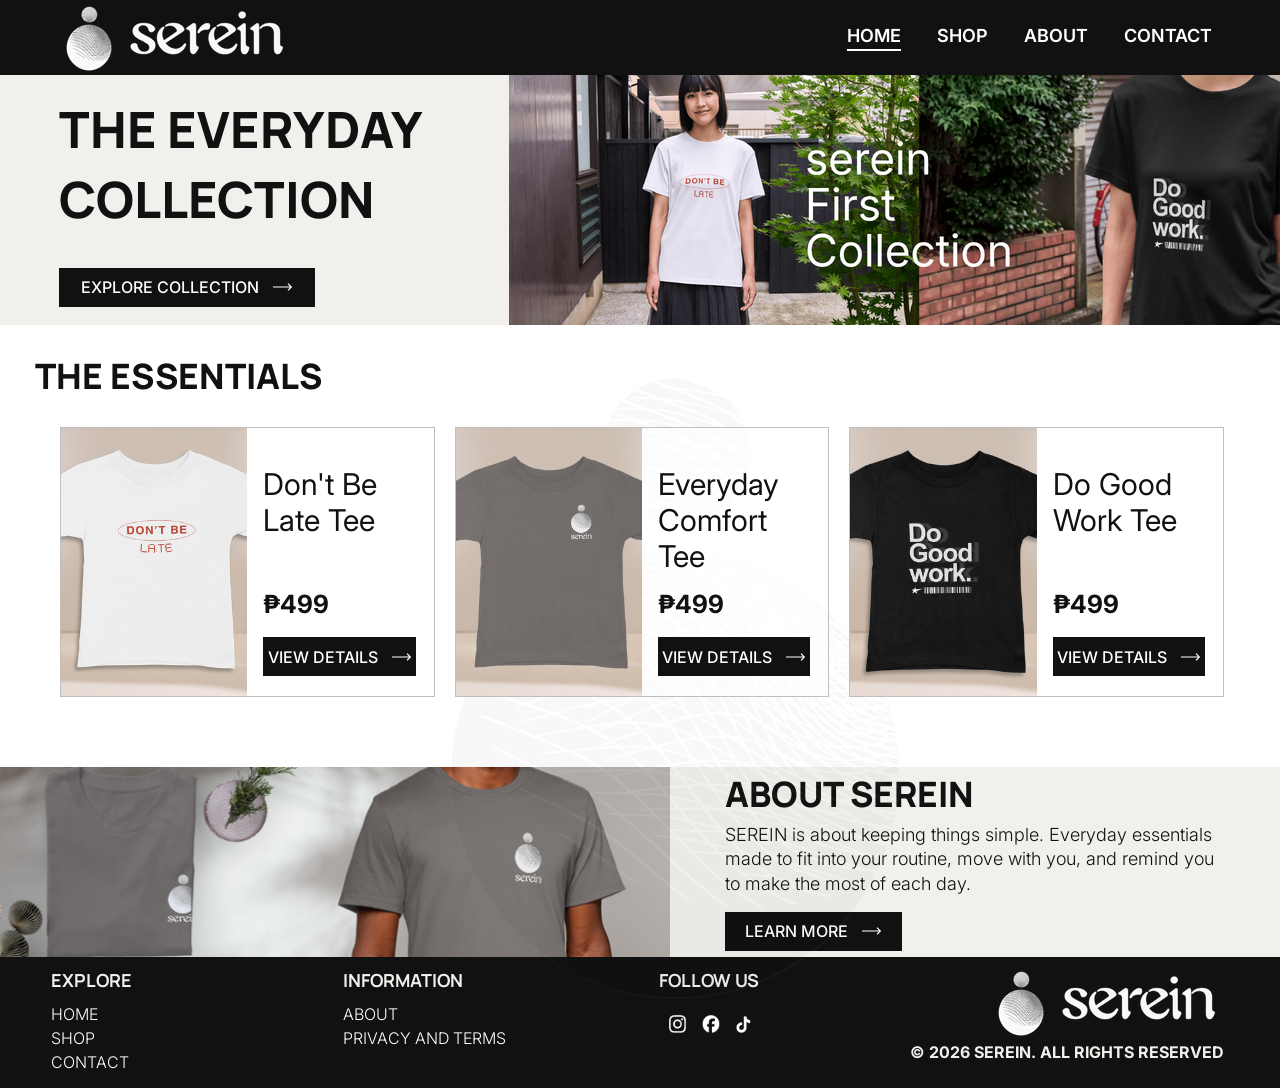
<file: index.html>
<!DOCTYPE html>
<html lang="en">
<head>
    <meta charset="UTF-8">
    <meta name="viewport" content="width=device-width, initial-scale=1.0">
    <title>SEREIN | The Everyday Collection</title>
    <link href="https://cdn.jsdelivr.net/npm/bootstrap@5.3.3/dist/css/bootstrap.min.css" rel="stylesheet">
    <link rel="stylesheet" href="css/style.css">
</head>
<body class="page-white">
    <a class="skip-link" href="#main-content">Skip to main content</a>
    <div class="site-container">
        <header class="site-header">
            <a href="index.html" class="brand" aria-label="SEREIN home">
                <img src="images/serein-icon.png" alt="" class="brand-icon">
                <img src="images/serein-wordmark-transparent.png" alt="SEREIN" class="brand-wordmark">
            </a>
            <nav aria-label="Main navigation">
                <a href="index.html" aria-current="page">HOME</a>
                <a href="shop.html">SHOP</a>
                <a href="index.html#about">ABOUT</a>
                <a href="contact.html">CONTACT</a>
            </nav>
        </header>

        <main id="main-content" tabindex="-1">
            <section class="hero">
                <div class="hero-text">
                    <h1>The Everyday Collection</h1>
                    <a class="dark-button" href="shop.html">EXPLORE COLLECTION <svg viewBox="0 0 24 10" fill="none" stroke="currentColor" stroke-width="1.4" aria-hidden="true"><path d="M0 5h22M18 1l4 4-4 4"/></svg></a>
                </div>
                <img class="hero-image" src="images/cover-image.png" alt="SEREIN First Collection">
            </section>

            <section class="shop-section" id="shop">
                <h2 class="section-title">The Essentials</h2>
                <div class="product-grid">
                <article class="product-card">
                    <a class="product-card-image" href="dont-be-late.html" tabindex="-1" aria-hidden="true">
                        <img src="images/dont-be-late-big-thumbnail.png" alt="">
                    </a>
                    <div class="product-card-body">
                        <h3 class="product-card-name">Don't Be Late Tee</h3>
                        <p class="product-card-price">₱499</p>
                        <a class="dark-button" href="dont-be-late.html" aria-label="View details of Don&#39;t Be Late Tee">VIEW DETAILS <svg viewBox="0 0 24 10" fill="none" stroke="currentColor" stroke-width="1.4" aria-hidden="true"><path d="M0 5h22M18 1l4 4-4 4"/></svg></a>
                    </div>
                </article>
                <article class="product-card">
                    <a class="product-card-image" href="everyday-comfort.html" tabindex="-1" aria-hidden="true">
                        <img src="images/everyday-comfort-big-thumbnail.png" alt="">
                    </a>
                    <div class="product-card-body">
                        <h3 class="product-card-name">Everyday Comfort Tee</h3>
                        <p class="product-card-price">₱499</p>
                        <a class="dark-button" href="everyday-comfort.html" aria-label="View details of Everyday Comfort Tee">VIEW DETAILS <svg viewBox="0 0 24 10" fill="none" stroke="currentColor" stroke-width="1.4" aria-hidden="true"><path d="M0 5h22M18 1l4 4-4 4"/></svg></a>
                    </div>
                </article>
                <article class="product-card">
                    <a class="product-card-image" href="do-good-work.html" tabindex="-1" aria-hidden="true">
                        <img src="images/do-good-work-big-thumbnail.png" alt="">
                    </a>
                    <div class="product-card-body">
                        <h3 class="product-card-name">Do Good Work Tee</h3>
                        <p class="product-card-price">₱499</p>
                        <a class="dark-button" href="do-good-work.html" aria-label="View details of Do Good Work Tee">VIEW DETAILS <svg viewBox="0 0 24 10" fill="none" stroke="currentColor" stroke-width="1.4" aria-hidden="true"><path d="M0 5h22M18 1l4 4-4 4"/></svg></a>
                    </div>
                </article>
                </div>
            </section>

            <section class="about-section" id="about">
                <img src="images/about-serein-cover.png" alt="SEREIN tees">
                <div class="about-text">
                    <h2>About SEREIN</h2>
                    <p>SEREIN is about keeping things simple. Everyday essentials made to fit into your routine, move with you, and remind you to make the most of each day.</p>
                    <a class="dark-button" href="contact.html" aria-label="Learn more about SEREIN and contact us">LEARN MORE <svg viewBox="0 0 24 10" fill="none" stroke="currentColor" stroke-width="1.4" aria-hidden="true"><path d="M0 5h22M18 1l4 4-4 4"/></svg></a>
                </div>
            </section>
        </main>

        <footer class="site-footer">
            <div class="footer-column">
                <span class="footer-heading">Explore</span>
                <div class="footer-links">
                    <a href="index.html">Home</a>
                    <a href="shop.html">Shop</a>
                    <a href="contact.html">Contact</a>
                </div>
            </div>
            <div class="footer-column">
                <span class="footer-heading">Information</span>
                <div class="footer-links">
                    <a href="index.html#about">About</a>
                    <a href="privacy.html">Privacy and Terms</a>
                </div>
            </div>
            <div class="footer-column">
                <span class="footer-heading">Follow us</span>
                <div class="social-icons">
                    <img src="images/media.png" alt="Instagram, Facebook and TikTok">
                </div>
            </div>
            <div class="footer-brand">
                <div class="footer-brand-logo">
                    <img src="images/serein-icon.png" alt="" class="footer-icon">
                    <img src="images/serein-wordmark-transparent.png" alt="SEREIN" class="footer-wordmark">
                </div>
                <p>© 2026 SEREIN. All rights reserved</p>
            </div>
        </footer>
    </div>
    <script src="https://cdn.jsdelivr.net/npm/bootstrap@5.3.3/dist/js/bootstrap.bundle.min.js"></script>
</body>
</html>
</file>
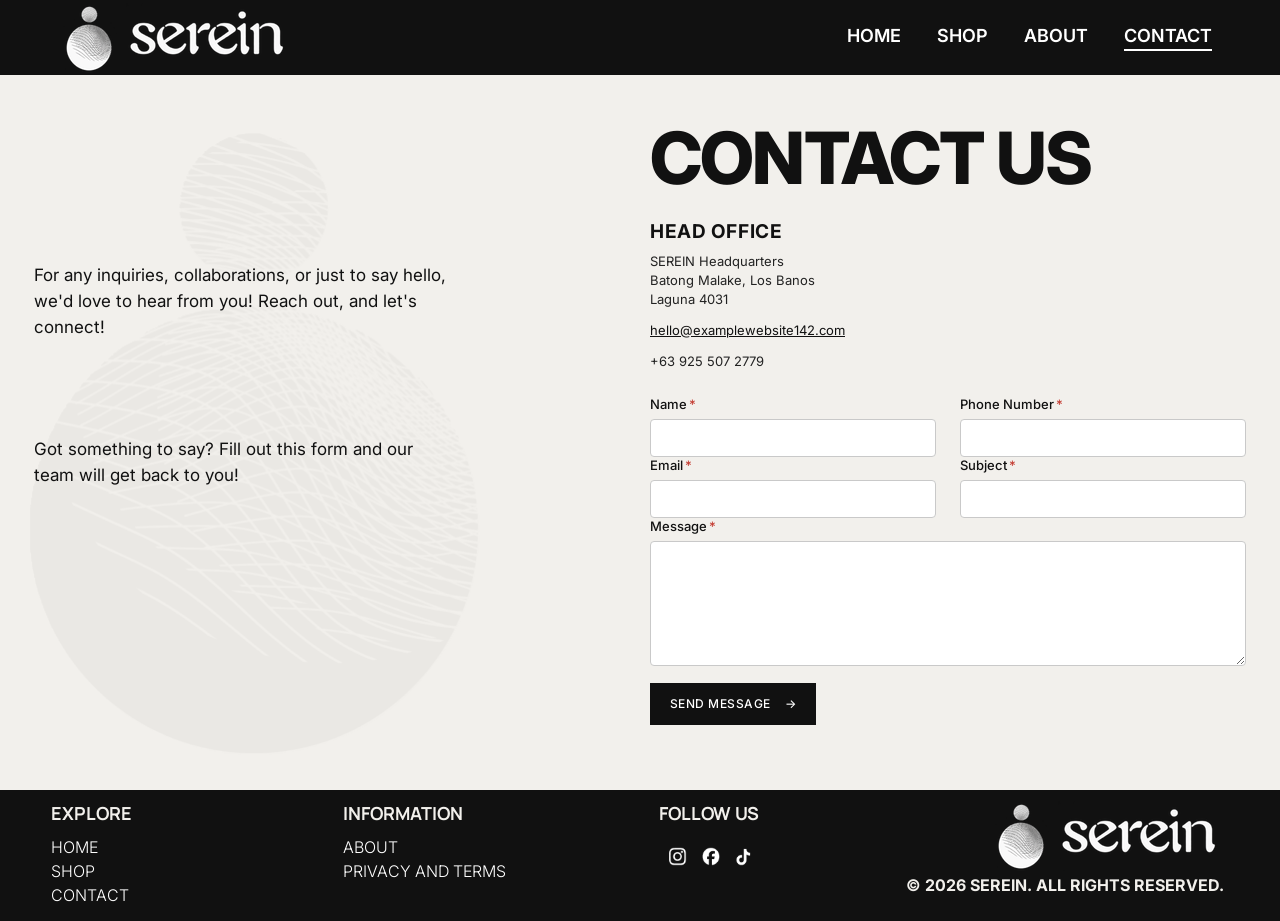
<file: contact.html>
<!DOCTYPE html>
<html lang="en">

<head>
    <meta charset="UTF-8">
    <meta name="viewport" content="width=device-width, initial-scale=1.0">
    <title>Contact Us | SEREIN</title>

    <!-- BOOTSTRAP CSS -->
    <link
        href="https://cdn.jsdelivr.net/npm/bootstrap@5.3.3/dist/css/bootstrap.min.css"
        rel="stylesheet"
    >

    <!-- INTER FONT -->
    <link rel="preconnect" href="https://fonts.googleapis.com">
    <link rel="preconnect" href="https://fonts.gstatic.com" crossorigin>
    <link
        href="https://fonts.googleapis.com/css2?family=Inter:wght@400;500;600;700;800&display=swap"
        rel="stylesheet"
    >

    <!-- SEREIN CUSTOM CSS -->
    <link rel="stylesheet" href="css/style.css">

    <style>
        * {
            box-sizing: border-box;
        }

        html,
        body {
            min-height: 100%;
            margin: 0;
        }

        body {
            background: #f2f0ec;
            color: #111;
            font-family: 'Inter', sans-serif !important;
        }

        button,
        input,
        textarea,
        select {
            font-family: 'Inter', sans-serif !important;
        }

        /* PAGE STRUCTURE AND STICKY FOOTER */

        .site-container {
            min-height: 100vh;
            display: flex;
            flex-direction: column;
        }

        .site-header {
            flex-shrink: 0;
        }

        .contact-main {
            flex: 1 0 auto;
        }

        .site-footer {
            flex-shrink: 0;
            margin-top: auto;
        }

        /* MAIN CONTACT AREA */

        .contact-main {
            position: relative;
            isolation: isolate;
            width: 100%;
            min-height: 690px;
            padding: 45px 0 65px;
            background: #f2f0ec;
            overflow: hidden;
        }

        /* LARGE WATERMARK */

        .contact-main::before {
            content: "";
            position: absolute;
            z-index: -1;
            pointer-events: none;
            left: -3%;
            top: 5px;
            width: 76%;
            height: 720px;

            background-image: url("images-new/serein%20watermark.png");
            background-repeat: no-repeat;
            background-position: center left;
            background-size: contain;

            opacity: 0.38;
        }

        .contact-wrapper {
            position: relative;
            z-index: 1;
            width: 100%;
            max-width: 1260px;
            padding-left: 24px;
            padding-right: 24px;
            margin: 0 auto;
        }

        /* BOOTSTRAP GRID OVERRIDES */

        .contact-row {
            display: flex !important;
            flex-wrap: nowrap !important;
            align-items: flex-start !important;
            margin-left: 0 !important;
            margin-right: 0 !important;
        }

        .contact-row > .contact-left {
            flex: 0 0 50% !important;
            width: 50% !important;
            max-width: 50% !important;
            padding: 0 65px 0 0 !important;
        }

        .contact-row > .contact-right {
            flex: 0 0 50% !important;
            width: 50% !important;
            max-width: 50% !important;
            padding: 0 0 0 10px !important;
        }

        /* LEFT COLUMN TEXT */

        .contact-left {
            min-height: 510px;
            display: flex;
            flex-direction: column;
            justify-content: center;
            padding-top: 0 !important;
            padding-bottom: 0 !important;
        }

        .contact-intro {
            max-width: 420px;
            font-size: 17px;
            line-height: 1.55;
            font-weight: 400;
            margin: 0 0 95px;
        }

        .contact-invitation {
            max-width: 420px;
            font-size: 17px;
            line-height: 1.55;
            font-weight: 400;
            margin: 0;
        }

        /* RIGHT COLUMN */

        .contact-right {
            width: 100%;
        }

        .contact-title {
            font-size: 72px;
            font-weight: 800;
            line-height: 1.05;
            letter-spacing: -1.8px;
            text-transform: uppercase;
            margin: 0 0 25px;
        }

        /* OFFICE DETAILS */

        .office-info {
            margin-bottom: 25px;
        }

        .office-info h2 {
            font-size: 19px;
            font-weight: 700;
            margin: 0 0 9px;
        }

        .office-info p {
            font-size: 13px;
            line-height: 1.45;
            margin: 0 0 12px;
        }

        .office-info a {
            color: #111;
            text-decoration: underline;
        }

        /* CONTACT FORM */

        .contact-form {
            width: 100%;
        }

        .contact-form .form-grid {
            display: flex !important;
            flex-wrap: wrap !important;
            margin: 0 -10px !important;
            row-gap: 17px;
        }

        .contact-form .form-grid > .form-group {
            flex: 0 0 50% !important;
            width: 50% !important;
            max-width: 50% !important;
            padding: 0 10px !important;
        }

        .contact-form .form-grid > .full-width {
            flex: 0 0 100% !important;
            width: 100% !important;
            max-width: 100% !important;
        }

        .form-group label {
            display: block;
            font-size: 13px;
            font-weight: 500;
            margin-bottom: 7px;
        }

        .form-group label span {
            color: #c43c32;
        }

        /* INPUT BOXES */

        .serein-input {
            display: block;
            width: 100%;
            height: 38px;
            padding: 8px 10px;
            background: #fff;
            border: 1px solid #c9c9c9;
            border-radius: 4px;
            color: #111;
            font-family: 'Inter', sans-serif !important;
            font-size: 14px;
            box-shadow: none;
        }

        .serein-input:focus {
            border-color: #111;
            box-shadow: none;
            outline: none;
        }

        textarea.serein-input {
            height: 125px;
            min-height: 125px;
            resize: vertical;
        }

        /* SEND MESSAGE BUTTON */

        .btn-serein-submit {
            display: inline-flex;
            align-items: center;
            justify-content: center;
            gap: 14px;
            min-width: 155px;
            height: 42px;
            margin-top: 17px;
            padding: 0 20px;
            border: none;
            border-radius: 0;
            background: #111;
            color: #fff;
            font-family: 'Inter', sans-serif !important;
            font-size: 12px;
            font-weight: 500;
            letter-spacing: .04em;
            cursor: pointer;
        }

        .btn-serein-submit:hover {
            background: #333;
            color: #fff;
        }

        /* TABLET */

        @media (max-width: 991px) {

            .contact-main {
                min-height: auto;
                padding: 45px 0 60px;
                background-position: center 22%;
                background-size: 360px auto;
            }

            .contact-row {
                flex-wrap: wrap !important;
            }

            .contact-row > .contact-left,
            .contact-row > .contact-right {
                flex: 0 0 100% !important;
                width: 100% !important;
                max-width: 100% !important;
                padding-left: 0 !important;
                padding-right: 0 !important;
            }

            .contact-left {
                min-height: auto;
                padding-top: 20px !important;
                padding-bottom: 35px !important;
            }

            .contact-intro, .contact-invitation {
                margin-bottom: 30px;
            }

            .contact-title {
                font-size: 72px;
            }

            .contact-main::before {
                width: 100%;
                height: 550px;
                top: 0;
            }
            .contact-left,.contact-right {
                display: contents;
                width: 100%;
            }
            .contact-left > *, .contact-right > * {
                width: 100%;
            }
        }

        /* MOBILE */

        @media (max-width: 575px) {

            .contact-wrapper {
                padding-left: 22px;
                padding-right: 22px;
            }

            .contact-title {
                font-size: 68px;
            }

            .contact-intro,
            .contact-invitation {
                font-size: 15px;
            }

            .contact-form .form-grid > .form-group,
            .contact-form .form-grid > .full-width {
                flex: 0 0 100% !important;
                width: 100% !important;
                max-width: 100% !important;
            }

            .contact-main::before {
                width: 100%;
                height: 450px;
                opacity: 0.13;
            }
            .contact-left,.contact-right {
                display: contents;
            }
            .contact-left > *, .contact-right > * {
                width: 100%;
            }
        }
    </style>
</head>

<body>

    <div class="site-container">

        <!-- HEADER -->

        <header class="site-header">

            <a href="index.html" class="brand">

                <img
                    src="images-new/serein-icon.png"
                    alt="SEREIN icon"
                    class="brand-icon"
                >

                <img
                    src="images-new/serein-wordmark-transparent.png"
                    alt="SEREIN"
                    class="brand-wordmark"
                >

            </a>

            <nav aria-label="Main navigation">
                <a href="index.html">HOME</a>
                <a href="shop.html">SHOP</a>
                <a href="index.html#about">ABOUT</a>
                <a href="contact.html" aria-current="page">CONTACT</a>
            </nav>

        </header>

        <!-- CONTACT CONTENT -->

        <main class="contact-main">

            <div class="container-fluid contact-wrapper">

                <div class="row contact-row">

                    <!-- LEFT COLUMN -->

                    <section class="col-lg-6 contact-left">

                        <p class="contact-intro order-2 order-lg-0">
                            For any inquiries, collaborations, or just
                            to say hello, we'd love to hear from you!
                            Reach out, and let's connect!
                        </p>

                        <p class="contact-invitation order-4 order-lg-0">
                            Got something to say? Fill out this form
                            and our team will get back to you!
                        </p>

                    </section>

                    <!-- RIGHT COLUMN -->

                    <section class="col-lg-6 contact-right">

                        <h1 class="contact-title order-1 order-lg-0">CONTACT US</h1>

                        <div class="office-info order-3 order-lg-0">

                            <h2>HEAD OFFICE</h2>

                            <p>
                                SEREIN Headquarters<br>
                                Batong Malake, Los Banos<br>
                                Laguna 4031
                            </p>

                            <p>
                                <a href="mailto:hello@examplewebsite142.com">
                                    hello@examplewebsite142.com
                                </a>
                            </p>

                            <p>+63 925 507 2779</p>

                        </div>

                        <!-- CONTACT FORM -->

                        <form id="contactForm" class="order-5 order-lg-0">

                            <div class="row form-grid">

                                <div class="col-md-6 form-group">

                                    <label for="name">
                                        Name<span>*</span>
                                    </label>

                                    <input
                                        type="text"
                                        class="form-control serein-input"
                                        id="name"
                                        name="name"
                                        autocomplete="name"
                                        required
                                    >

                                </div>

                                <div class="col-md-6 form-group">

                                    <label for="phone">
                                        Phone Number<span>*</span>
                                    </label>

                                    <input
                                        type="tel"
                                        class="form-control serein-input"
                                        id="phone"
                                        name="phone"
                                        autocomplete="tel"
                                        required
                                    >

                                </div>

                                <div class="col-md-6 form-group">

                                    <label for="email">
                                        Email<span>*</span>
                                    </label>

                                    <input
                                        type="email"
                                        class="form-control serein-input"
                                        id="email"
                                        name="email"
                                        autocomplete="email"
                                        required
                                    >

                                </div>

                                <div class="col-md-6 form-group">

                                    <label for="subject">
                                        Subject<span>*</span>
                                    </label>

                                    <input
                                        type="text"
                                        class="form-control serein-input"
                                        id="subject"
                                        name="subject"
                                        required
                                    >

                                </div>

                                <div class="col-12 form-group full-width">

                                    <label for="message">
                                        Message<span>*</span>
                                    </label>

                                    <textarea
                                        class="form-control serein-input"
                                        id="message"
                                        name="message"
                                        rows="4"
                                        required
                                    ></textarea>

                                </div>

                            </div>

                            <button
                                type="submit"
                                class="btn btn-serein-submit"
                            >
                                SEND MESSAGE
                                <span aria-hidden="true">→</span>
                            </button>

                        </form>

                    </section>

                </div>

            </div>

        </main>

        <!-- FOOTER -->

        <footer class="site-footer">

            <div class="footer-column">

                <span class="footer-heading">EXPLORE</span>

                <div class="footer-links">
                    <a href="index.html">HOME</a>
                    <a href="shop.html">SHOP</a>
                    <a href="contact.html">CONTACT</a>
                </div>

            </div>

            <div class="footer-column">

                <span class="footer-heading">INFORMATION</span>

                <div class="footer-links">
                    <a href="index.html#about">ABOUT</a>
                    <a href="privacy.html">PRIVACY AND TERMS</a>
                </div>

            </div>

            <div class="footer-column">

                <span class="footer-heading">FOLLOW US</span>

                <div class="social-icons">

                    <img
                        src="images-new/media.png"
                        alt="Instagram, Facebook and TikTok"
                    >

                </div>

            </div>

            <div class="footer-brand">

                <div class="footer-brand-logo">

                    <img
                        src="images-new/serein-icon.png"
                        alt="SEREIN icon"
                        class="footer-icon"
                    >

                    <img
                        src="images-new/serein-wordmark-transparent.png"
                        alt="SEREIN"
                        class="footer-wordmark"
                    >

                </div>

                <p>© 2026 SEREIN. ALL RIGHTS RESERVED.</p>

            </div>

        </footer>

    </div>

    <!-- CONTACT FORM JAVASCRIPT -->

    <script>
        document.addEventListener("DOMContentLoaded", function () {

            const contactForm = document.getElementById("contactForm");

            contactForm.addEventListener("submit", function (event) {

                event.preventDefault();

                const recipient = "hello@examplewebsite142.com";

                const name = document.getElementById("name").value.trim();
                const email = document.getElementById("email").value.trim();
                const phone = document.getElementById("phone").value.trim();
                const subject = document.getElementById("subject").value.trim();
                const message = document.getElementById("message").value.trim();

                const bodyText =
                    "Name: " + name + "\n" +
                    "Email: " + email + "\n" +
                    "Phone: " + phone + "\n\n" +
                    "Message:\n" + message;

                window.location.href =
                    "mailto:" + recipient +
                    "?subject=" + encodeURIComponent(subject) +
                    "&body=" + encodeURIComponent(bodyText);

            });

        });
    </script>

    <!-- BOOTSTRAP JAVASCRIPT -->

    <script
        src="https://cdn.jsdelivr.net/npm/bootstrap@5.3.3/dist/js/bootstrap.bundle.min.js">
    </script>

</body>
</html>
</file>
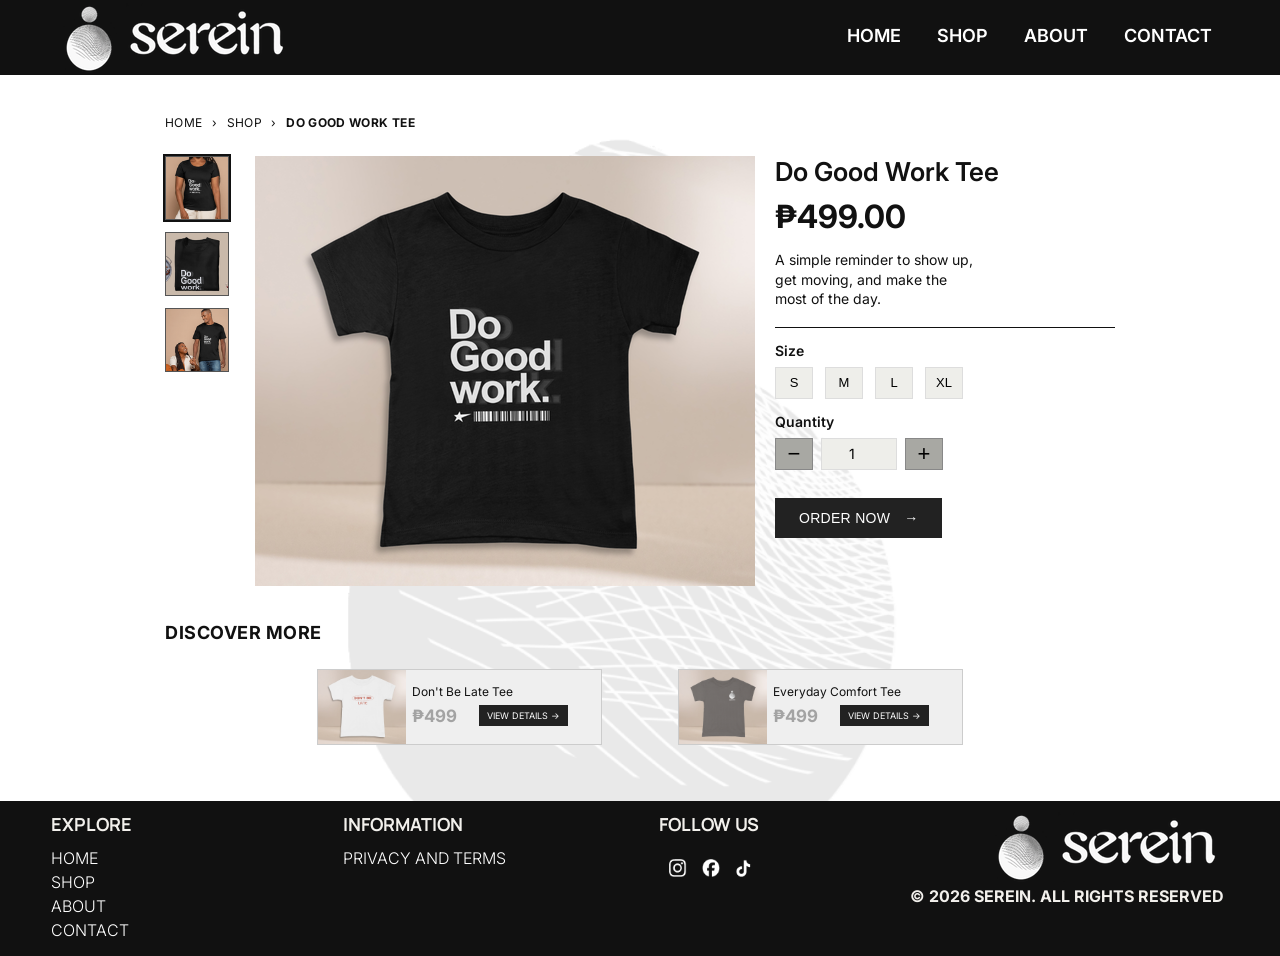
<file: do-good-work.html>
<!DOCTYPE html>
<html lang="en">

<head>
    <meta charset="UTF-8">
    <meta name="viewport" content="width=device-width, initial-scale=1.0">
    <title>Do Good Work Tee | SEREIN</title>

    <link rel="stylesheet" href="css/style.css">

    <style>
        :root {
            --ink: #111;
            --chip: #eeeeea;
            --chip-dark: #a8a8a3;
            --card: #efefef;
            --btn: #222;
            --tan: #d9c9bb;
        }

        /* PRODUCT PAGE */

        .product-detail-page main {
            position: relative;
            isolation: isolate;
            max-width: 1000px;
            margin: 0 auto;
            padding: 40px 24px 56px;
            background: #fff;
            overflow: hidden;
        }

        .breadcrumb {
            position: relative;
            z-index: 1;
            font-size: 12px;
            letter-spacing: .03em;
            margin-bottom: 26px;
        }

        .breadcrumb span {
            margin: 0 6px;
        }

        /* PRODUCT LAYOUT */

        .product {
            position: relative;
            z-index: 1;
            display: grid;
            grid-template-columns: 70px minmax(0, 1fr) minmax(0, 340px);
            gap: 20px;
            align-items: start;
        }

        /* THUMBNAILS */

        .thumbs {
            display: flex;
            flex-direction: column;
            gap: 12px;
        }

        .thumbs button {
            border: 1px solid #555;
            padding: 0;
            background: var(--tan);
            width: 64px;
            height: 64px;
            overflow: hidden;
            cursor: pointer;
        }

        .thumbs button[aria-current="true"] {
            outline: 2px solid var(--ink);
        }

        .thumbs img {
            width: 100%;
            height: 100%;
            object-fit: cover;
            display: block;
        }

        /* MAIN PRODUCT IMAGE */

        .main-image {
            width: 100%;
            height: auto;
            background: #fff;
            overflow: hidden;
        }

        .main-image img {
            display: block;
            width: 100%;
            height: auto;
            object-fit: contain;
        }

        /* PRODUCT DETAILS */

        .details h1 {
            font-size: 26px;
            font-weight: 600;
            line-height: 1.2;
        }

        .price {
            font-size: 32px;
            font-weight: 700;
            margin: 10px 0 14px;
        }

        .desc {
            font-size: 14px;
            line-height: 1.4;
            padding-bottom: 18px;
            border-bottom: 1px solid var(--ink);
        }

        .desc span {
            display: block;
            max-width: 200px;
        }

        .label {
            font-size: 14px;
            font-weight: 600;
            margin: 14px 0 8px;
            display: block;
        }

        /* SIZE BUTTONS */

        .sizes {
            display: flex;
            gap: 12px;
            flex-wrap: wrap;
        }

        .size {
            width: 38px;
            height: 32px;
            background: var(--chip);
            border: 1px solid #ddd;
            font-size: 13px;
            cursor: pointer;
        }

        .size[aria-pressed="true"] {
            background: var(--ink);
            color: #fff;
            border-color: var(--ink);
        }

        /* QUANTITY */

        .qty {
            display: flex;
            gap: 8px;
        }

        .qty button {
            width: 38px;
            height: 32px;
            background: var(--chip-dark);
            border: 1px solid #888;
            font-size: 22px;
            line-height: 1;
            cursor: pointer;
        }

        .qty input {
            width: 76px;
            height: 32px;
            text-align: center;
            background: var(--chip);
            border: 1px solid #ddd;
            font: inherit;
            font-size: 14px;
        }

        /* ORDER BUTTON */

        .order {
            margin-top: 28px;
            display: inline-flex;
            align-items: center;
            gap: 14px;
            background: var(--btn);
            color: #fff;
            border: 0;
            padding: 0 24px;
            height: 40px;
            font-size: 14px;
            letter-spacing: .02em;
            cursor: pointer;
        }

        .order:hover,
        .order:active,
        .order:focus {
            background: var(--btn);
            color: #fff;
        }

        .msg {
            font-size: 13px;
            color: #b3261e;
            margin-top: 10px;
            min-height: 18px;
        }

        /* DISCOVER MORE */

        .discover {
            position: relative;
            z-index: 1;
            margin-top: 36px;
        }

        .discover h2 {
            font-size: 18px;
            font-weight: 700;
            letter-spacing: .03em;
            margin-bottom: 26px;
        }

        .cards {
            display: flex;
            gap: 76px;
            justify-content: center;
            flex-wrap: wrap;
        }

        .card {
            display: flex;
            width: 285px;
            height: 76px;
            background: var(--card);
            border: 1px solid #ccc;
        }

        .card .thumb {
            width: 88px;
            background: var(--tan);
            flex: none;
        }

        .card .thumb img {
            width: 100%;
            height: 100%;
            object-fit: cover;
            display: block;
        }

        .card .info {
            padding: 14px 6px 0;
        }

        .card .name {
            font-size: 12px;
        }

        .card .row {
            display: flex;
            align-items: center;
            gap: 22px;
            margin-top: 6px;
        }

        .card .p {
            font-size: 17px;
            font-weight: 700;
            color: #a3a3a3;
        }

        .card .view {
            background: var(--btn);
            color: #fff;
            font-size: 9px;
            padding: 5px 8px;
            white-space: nowrap;
        }

        /* RESPONSIVE */

        @media (max-width: 760px) {

            .product-detail-page main {
                padding: 30px 20px 45px;
            }

            .product {
                grid-template-columns: 1fr;
            }

            .thumbs {
                flex-direction: row;
                order: 2;
            }

            .cards {
                gap: 20px;
            }
        }
    </style>
</head>

<body class="product-detail-page">

    <div class="site-container">

        <!-- HEADER -->

        <header class="site-header">

            <a href="index.html" class="brand">
                <img src="images-new/serein-icon.png" alt="" class="brand-icon">
                <img src="images-new/serein-wordmark-transparent.png" alt="SEREIN" class="brand-wordmark">
            </a>

            <nav>
                <a href="index.html">HOME</a>
                <a href="shop.html">SHOP</a>
                <a href="index.html#about">ABOUT</a>
                <a href="contact.html">CONTACT</a>
            </nav>

        </header>

        <!-- PRODUCT CONTENT -->

        <main>

            <div class="breadcrumb">
                <a href="index.html">HOME</a>
                <span>›</span>
                <a href="shop.html">SHOP</a>
                <span>›</span>
                <b>DO GOOD WORK TEE</b>
            </div>

            <section class="product">

                <!-- SMALL THUMBNAILS -->

                <div class="thumbs" id="thumbs">

                    <button
                        type="button"
                        aria-current="true"
                        data-hires="images-new/do%20good%20work%20thumbnail%201%20hires.png"
                    >
                        <img
                            src="images-new/do%20good%20work%20thumbnail%201.png"
                            alt="Model wearing the tee"
                        >
                    </button>

                    <button
                        type="button"
                        data-hires="images-new/do%20good%20work%20thumbnail%202%20hires.png"
                    >
                        <img
                            src="images-new/do%20good%20work%20thumbnail%202.png"
                            alt="Folded tee"
                        >
                    </button>

                    <button
                        type="button"
                        data-hires="images-new/do%20good%20work%20thumbnail%203%20hires.png"
                    >
                        <img
                            src="images-new/do%20good%20work%20thumbnail%203.png"
                            alt="Two people wearing the tee"
                        >
                    </button>

                </div>

                <!-- DEFAULT MAIN PRODUCT PHOTO -->

                <div class="main-image">

                    <img
                        id="main-img"
                        src="images-new/do%20good%20work%20big%20thumbnail.png"
                        alt="Do Good Work Tee"
                    >

                </div>

                <!-- PRODUCT DETAILS -->

                <div class="details">

                    <h1 id="product-name">Do Good Work Tee</h1>

                    <p class="price" id="product-price">₱499.00</p>

                    <p class="desc">
                        <span>
                            A simple reminder to show up, get moving,
                            and make the most of the day.
                        </span>
                    </p>

                    <span class="label" id="size-label">Size</span>

                    <div class="sizes" role="group" aria-labelledby="size-label">

                        <button type="button" class="size" aria-pressed="false">S</button>
                        <button type="button" class="size" aria-pressed="false">M</button>
                        <button type="button" class="size" aria-pressed="false">L</button>
                        <button type="button" class="size" aria-pressed="false">XL</button>

                    </div>

                    <span class="label">Quantity</span>

                    <div class="qty">

                        <button type="button" id="minus" aria-label="Decrease quantity">−</button>

                        <input
                            id="qty"
                            type="number"
                            value="1"
                            min="1"
                            aria-label="Quantity"
                        >

                        <button type="button" id="plus" aria-label="Increase quantity">+</button>

                    </div>

                    <button type="button" class="order" id="order-btn">
                        ORDER NOW <span aria-hidden="true">→</span>
                    </button>

                    <p class="msg" id="msg" role="alert"></p>

                </div>

            </section>

            <!-- DISCOVER MORE -->

            <section class="discover">

                <h2>DISCOVER MORE</h2>

                <div class="cards">

                    <article class="card">

                        <div class="thumb">
                            <img
                                src="images-new/dont%20be%20late%20big%20thumbnail.png"
                                alt="Don't Be Late Tee"
                            >
                        </div>

                        <div class="info">

                            <p class="name">Don't Be Late Tee</p>

                            <div class="row">
                                <span class="p">₱499</span>
                                <a class="view" href="dont-be-late.html">VIEW DETAILS →</a>
                            </div>

                        </div>

                    </article>

                    <article class="card">

                        <div class="thumb">
                            <img
                                src="images-new/everyday%20comfort%20big%20thumbnail.png"
                                alt="Everyday Comfort Tee"
                            >
                        </div>

                        <div class="info">

                            <p class="name">Everyday Comfort Tee</p>

                            <div class="row">
                                <span class="p">₱499</span>
                                <a class="view" href="everyday-comfort.html">VIEW DETAILS →</a>
                            </div>

                        </div>

                    </article>

                </div>

            </section>

        </main>

        <!-- FOOTER -->

        <footer class="site-footer">

            <div class="footer-column">

                <span class="footer-heading">EXPLORE</span>

                <div class="footer-links">
                    <a href="index.html">HOME</a>
                    <a href="shop.html">SHOP</a>
                    <a href="index.html#about">ABOUT</a>
                    <a href="contact.html">CONTACT</a>
                </div>

            </div>

            <div class="footer-column">

                <span class="footer-heading">INFORMATION</span>

                <div class="footer-links">
                    <a href="privacy.html">PRIVACY AND TERMS</a>
                </div>

            </div>

            <div class="footer-column">

                <span class="footer-heading">FOLLOW US</span>

                <div class="social-icons">
                    <img
                        src="images-new/media.png"
                        alt="Instagram, Facebook and TikTok"
                    >
                </div>

            </div>

            <div class="footer-brand">

                <div class="footer-brand-logo">
                    <img src="images-new/serein-icon.png" alt="" class="footer-icon">
                    <img src="images-new/serein-wordmark-transparent.png" alt="SEREIN" class="footer-wordmark">
                </div>

                <p>© 2026 SEREIN. ALL RIGHTS RESERVED</p>

            </div>

        </footer>

    </div>

    <!-- JAVASCRIPT -->

    <script>

        var EMAIL = 'orders@examplewebsite142.com';

        var sizeBtns = document.querySelectorAll('.size');
        var qtyInput = document.getElementById('qty');
        var msg = document.getElementById('msg');
        var selectedSize = '';

        /* SIZE SELECTION */

        sizeBtns.forEach(function (button) {

            button.addEventListener('click', function () {

                sizeBtns.forEach(function (item) {
                    item.setAttribute('aria-pressed', 'false');
                });

                button.setAttribute('aria-pressed', 'true');

                selectedSize = button.textContent.trim();

                msg.textContent = '';

            });

        });

        /* QUANTITY CONTROLS */

        function setQty(number) {

            qtyInput.value = Math.max(
                1,
                parseInt(number, 10) || 1
            );

        }

        document.getElementById('minus')
            .addEventListener('click', function () {
                setQty(Number(qtyInput.value) - 1);
            });

        document.getElementById('plus')
            .addEventListener('click', function () {
                setQty(Number(qtyInput.value) + 1);
            });

        qtyInput.addEventListener('change', function () {
            setQty(qtyInput.value);
        });

        /* THUMBNAIL IMAGE SWITCHING */

        var mainImg = document.getElementById('main-img');

        document.querySelectorAll('#thumbs button')
            .forEach(function (thumbnail) {

                thumbnail.addEventListener('click', function () {

                    mainImg.src = thumbnail.dataset.hires;
                    mainImg.alt = thumbnail.querySelector('img').alt;

                    document.querySelectorAll('#thumbs button')
                        .forEach(function (item) {
                            item.removeAttribute('aria-current');
                        });

                    thumbnail.setAttribute('aria-current', 'true');

                });

            });

        /* ORDER NOW */

        document.getElementById('order-btn')
            .addEventListener('click', function () {

                if (!selectedSize) {

                    msg.textContent =
                        'Please choose a size before ordering.';

                    return;

                }

                var name = document.getElementById('product-name')
                    .textContent.trim();

                var price = document.getElementById('product-price')
                    .textContent.trim();

                var qty = qtyInput.value;

                var subject = 'Order: ' + name;

                var body =
                    'Hi Serein,\n\n' +
                    'I would like to order this t-shirt:\n\n' +
                    'Product: ' + name + '\n' +
                    'Price: ' + price + '\n' +
                    'Size: ' + selectedSize + '\n' +
                    'Quantity: ' + qty + '\n\n' +
                    'Name: \n' +
                    'Contact number: \n' +
                    'Shipping address: \n\n' +
                    'Thank you!';

                window.location.href =
                    'mailto:' + EMAIL +
                    '?subject=' + encodeURIComponent(subject) +
                    '&body=' + encodeURIComponent(body);

            });

    </script>

</body>
</html>
</file>
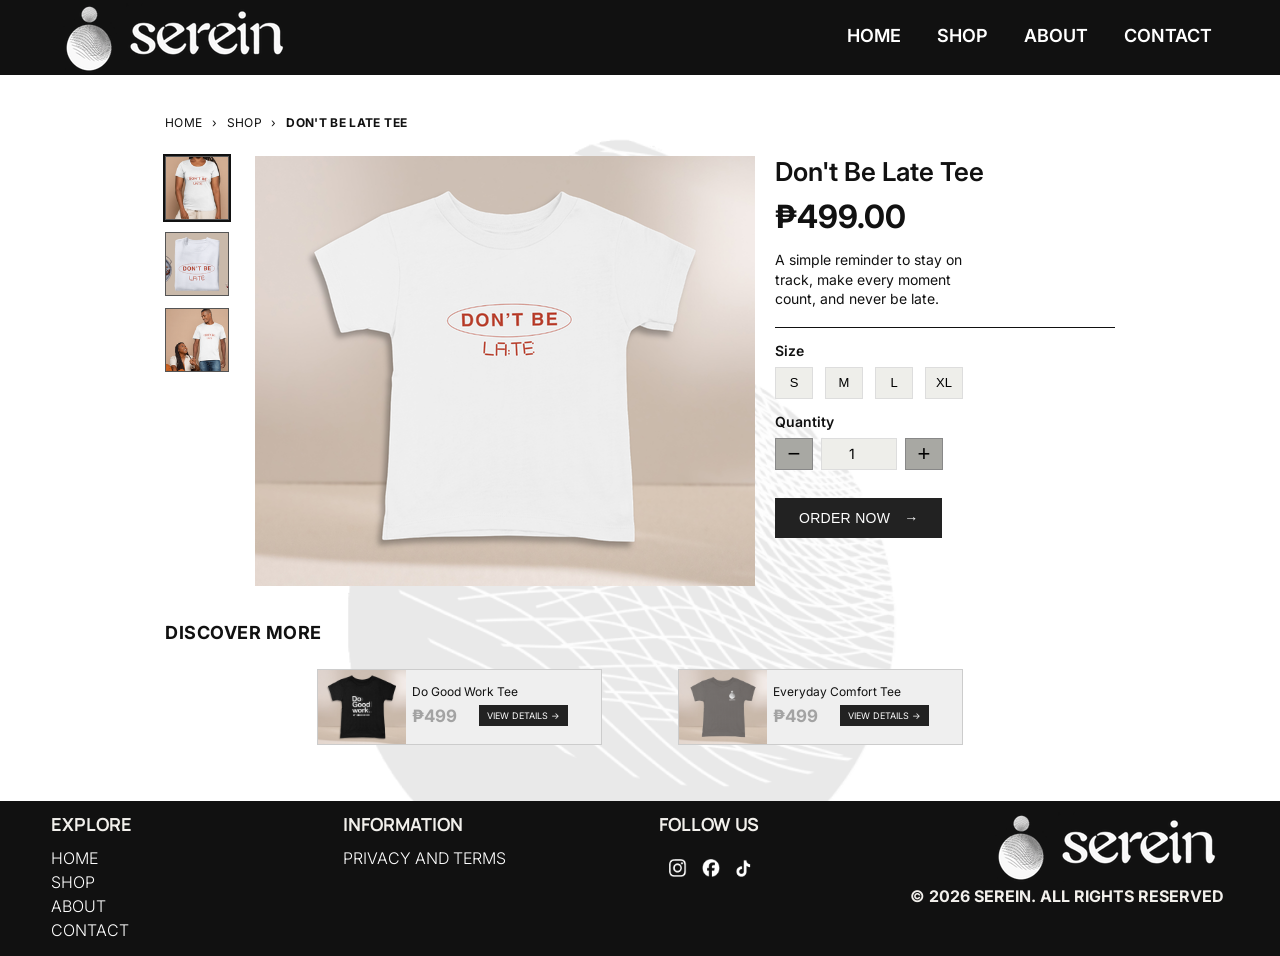
<file: dont-be-late.html>
<!DOCTYPE html>
<html lang="en">

<head>
    <meta charset="UTF-8">
    <meta name="viewport" content="width=device-width, initial-scale=1.0">
    <title>Don't Be Late Tee | SEREIN</title>

    <link rel="stylesheet" href="css/style.css">

    <style>
        :root {
            --ink: #111;
            --chip: #eeeeea;
            --chip-dark: #a8a8a3;
            --card: #efefef;
            --btn: #222;
            --tan: #d9c9bb;
        }

        /* PRODUCT PAGE */

        .product-detail-page main {
            position: relative;
            isolation: isolate;
            max-width: 1000px;
            margin: 0 auto;
            padding: 40px 24px 56px;
            background: #fff;
            overflow: hidden;
        }

        .breadcrumb {
            position: relative;
            z-index: 1;
            font-size: 12px;
            letter-spacing: .03em;
            margin-bottom: 26px;
        }

        .breadcrumb span {
            margin: 0 6px;
        }

        /* PRODUCT LAYOUT */

        .product {
            position: relative;
            z-index: 1;
            display: grid;
            grid-template-columns: 70px minmax(0, 1fr) minmax(0, 340px);
            gap: 20px;
            align-items: start;
        }

        /* THUMBNAILS */

        .thumbs {
            display: flex;
            flex-direction: column;
            gap: 12px;
        }

        .thumbs button {
            border: 1px solid #555;
            padding: 0;
            background: var(--tan);
            width: 64px;
            height: 64px;
            overflow: hidden;
            cursor: pointer;
        }

        .thumbs button[aria-current="true"] {
            outline: 2px solid var(--ink);
        }

        .thumbs img {
            width: 100%;
            height: 100%;
            object-fit: cover;
            display: block;
        }

        /* MAIN PRODUCT IMAGE */

        .main-image {
            width: 100%;
            height: auto;
            background: #fff;
            overflow: hidden;
        }

        .main-image img {
            display: block;
            width: 100%;
            height: auto;
            object-fit: contain;
        }

        /* PRODUCT DETAILS */

        .details h1 {
            font-size: 26px;
            font-weight: 600;
            line-height: 1.2;
        }

        .price {
            font-size: 32px;
            font-weight: 700;
            margin: 10px 0 14px;
        }

        .desc {
            font-size: 14px;
            line-height: 1.4;
            padding-bottom: 18px;
            border-bottom: 1px solid var(--ink);
        }

        .desc span {
            display: block;
            max-width: 200px;
        }

        .label {
            font-size: 14px;
            font-weight: 600;
            margin: 14px 0 8px;
            display: block;
        }

        /* SIZE BUTTONS */

        .sizes {
            display: flex;
            gap: 12px;
            flex-wrap: wrap;
        }

        .size {
            width: 38px;
            height: 32px;
            background: var(--chip);
            border: 1px solid #ddd;
            font-size: 13px;
            cursor: pointer;
        }

        .size[aria-pressed="true"] {
            background: var(--ink);
            color: #fff;
            border-color: var(--ink);
        }

        /* QUANTITY */

        .qty {
            display: flex;
            gap: 8px;
        }

        .qty button {
            width: 38px;
            height: 32px;
            background: var(--chip-dark);
            border: 1px solid #888;
            font-size: 22px;
            line-height: 1;
            cursor: pointer;
        }

        .qty input {
            width: 76px;
            height: 32px;
            text-align: center;
            background: var(--chip);
            border: 1px solid #ddd;
            font: inherit;
            font-size: 14px;
        }

        /* ORDER BUTTON */

        .order {
            margin-top: 28px;
            display: inline-flex;
            align-items: center;
            gap: 14px;
            background: var(--btn);
            color: #fff;
            border: 0;
            padding: 0 24px;
            height: 40px;
            font-size: 14px;
            letter-spacing: .02em;
            cursor: pointer;
        }

        .order:hover,
        .order:active,
        .order:focus {
            background: var(--btn);
            color: #fff;
        }

        .msg {
            font-size: 13px;
            color: #b3261e;
            margin-top: 10px;
            min-height: 18px;
        }

        /* DISCOVER MORE */

        .discover {
            position: relative;
            z-index: 1;
            margin-top: 36px;
        }

        .discover h2 {
            font-size: 18px;
            font-weight: 700;
            letter-spacing: .03em;
            margin-bottom: 26px;
        }

        .cards {
            display: flex;
            gap: 76px;
            justify-content: center;
            flex-wrap: wrap;
        }

        .card {
            display: flex;
            width: 285px;
            height: 76px;
            background: var(--card);
            border: 1px solid #ccc;
        }

        .card .thumb {
            width: 88px;
            background: var(--tan);
            flex: none;
        }

        .card .thumb img {
            width: 100%;
            height: 100%;
            object-fit: cover;
            display: block;
        }

        .card .info {
            padding: 14px 6px 0;
        }

        .card .name {
            font-size: 12px;
        }

        .card .row {
            display: flex;
            align-items: center;
            gap: 22px;
            margin-top: 6px;
        }

        .card .p {
            font-size: 17px;
            font-weight: 700;
            color: #a3a3a3;
        }

        .card .view {
            background: var(--btn);
            color: #fff;
            font-size: 9px;
            padding: 5px 8px;
            white-space: nowrap;
        }

        /* RESPONSIVE */

        @media (max-width: 760px) {

            .product-detail-page main {
                padding: 30px 20px 45px;
            }

            .product {
                grid-template-columns: 1fr;
            }

            .thumbs {
                flex-direction: row;
                order: 2;
            }

            .cards {
                gap: 20px;
            }
        }
    </style>
</head>

<body class="product-detail-page">

    <div class="site-container">

        <!-- HEADER -->

        <header class="site-header">

            <a href="index.html" class="brand">
                <img src="images-new/serein-icon.png" alt="" class="brand-icon">
                <img src="images-new/serein-wordmark-transparent.png" alt="SEREIN" class="brand-wordmark">
            </a>

            <nav>
                <a href="index.html">HOME</a>
                <a href="shop.html">SHOP</a>
                <a href="index.html#about">ABOUT</a>
                <a href="contact.html">CONTACT</a>
            </nav>

        </header>

        <!-- PRODUCT CONTENT -->

        <main>

            <div class="breadcrumb">
                <a href="index.html">HOME</a>
                <span>›</span>
                <a href="shop.html">SHOP</a>
                <span>›</span>
                <b>DON'T BE LATE TEE</b>
            </div>

            <section class="product">

                <!-- SMALL THUMBNAILS -->

                <div class="thumbs" id="thumbs">

                    <button
                        type="button"
                        aria-current="true"
                        data-hires="images-new/dont%20be%20late%20thumbnail%201%20hires.png"
                    >
                        <img
                            src="images-new/dont%20be%20late%20thumbnail%201.png"
                            alt="Model wearing the tee"
                        >
                    </button>

                    <button
                        type="button"
                        data-hires="images-new/dont%20be%20late%20thumbnail%202%20hires.png"
                    >
                        <img
                            src="images-new/dont%20be%20late%20thumbnail%202.png"
                            alt="Second view of the tee"
                        >
                    </button>

                    <button
                        type="button"
                        data-hires="images-new/dont%20be%20late%20thumbnail%203%20hires.png"
                    >
                        <img
                            src="images-new/dont%20be%20late%20thumbnail%203.png"
                            alt="Third view of the tee"
                        >
                    </button>

                </div>

                <!-- DEFAULT MAIN PRODUCT PHOTO -->

                <div class="main-image">

                    <img
                        id="main-img"
                        src="images-new/dont%20be%20late%20big%20thumbnail.png"
                        alt="Don't Be Late Tee"
                    >

                </div>

                <!-- PRODUCT DETAILS -->

                <div class="details">

                    <h1 id="product-name">Don't Be Late Tee</h1>

                    <p class="price" id="product-price">₱499.00</p>

                    <p class="desc">
                        <span>
                            A simple reminder to stay on track,
                            make every moment count, and never be late.
                        </span>
                    </p>

                    <span class="label" id="size-label">Size</span>

                    <div class="sizes" role="group" aria-labelledby="size-label">

                        <button type="button" class="size" aria-pressed="false">S</button>
                        <button type="button" class="size" aria-pressed="false">M</button>
                        <button type="button" class="size" aria-pressed="false">L</button>
                        <button type="button" class="size" aria-pressed="false">XL</button>

                    </div>

                    <span class="label">Quantity</span>

                    <div class="qty">

                        <button type="button" id="minus" aria-label="Decrease quantity">−</button>

                        <input
                            id="qty"
                            type="number"
                            value="1"
                            min="1"
                            aria-label="Quantity"
                        >

                        <button type="button" id="plus" aria-label="Increase quantity">+</button>

                    </div>

                    <button type="button" class="order" id="order-btn">
                        ORDER NOW <span aria-hidden="true">→</span>
                    </button>

                    <p class="msg" id="msg" role="alert"></p>

                </div>

            </section>

            <!-- DISCOVER MORE -->

            <section class="discover">

                <h2>DISCOVER MORE</h2>

                <div class="cards">

                    <article class="card">

                        <div class="thumb">
                            <img
                                src="images-new/do%20good%20work%20big%20thumbnail.png"
                                alt="Do Good Work Tee"
                            >
                        </div>

                        <div class="info">

                            <p class="name">Do Good Work Tee</p>

                            <div class="row">
                                <span class="p">₱499</span>
                                <a class="view" href="do-good-work.html">VIEW DETAILS →</a>
                            </div>

                        </div>

                    </article>

                    <article class="card">

                        <div class="thumb">
                            <img
                                src="images-new/everyday%20comfort%20big%20thumbnail.png"
                                alt="Everyday Comfort Tee"
                            >
                        </div>

                        <div class="info">

                            <p class="name">Everyday Comfort Tee</p>

                            <div class="row">
                                <span class="p">₱499</span>
                                <a class="view" href="everyday-comfort.html">VIEW DETAILS →</a>
                            </div>

                        </div>

                    </article>

                </div>

            </section>

        </main>

        <!-- FOOTER -->

        <footer class="site-footer">

            <div class="footer-column">

                <span class="footer-heading">EXPLORE</span>

                <div class="footer-links">
                    <a href="index.html">HOME</a>
                    <a href="shop.html">SHOP</a>
                    <a href="index.html#about">ABOUT</a>
                    <a href="contact.html">CONTACT</a>
                </div>

            </div>

            <div class="footer-column">

                <span class="footer-heading">INFORMATION</span>

                <div class="footer-links">
                    <a href="privacy.html">PRIVACY AND TERMS</a>
                </div>

            </div>

            <div class="footer-column">

                <span class="footer-heading">FOLLOW US</span>

                <div class="social-icons">
                    <img
                        src="images-new/media.png"
                        alt="Instagram, Facebook and TikTok"
                    >
                </div>

            </div>

            <div class="footer-brand">

                <div class="footer-brand-logo">
                    <img src="images-new/serein-icon.png" alt="" class="footer-icon">
                    <img src="images-new/serein-wordmark-transparent.png" alt="SEREIN" class="footer-wordmark">
                </div>

                <p>© 2026 SEREIN. ALL RIGHTS RESERVED</p>

            </div>

        </footer>

    </div>

    <!-- JAVASCRIPT -->

    <script>

        var EMAIL = 'orders@examplewebsite142.com';

        var sizeBtns = document.querySelectorAll('.size');
        var qtyInput = document.getElementById('qty');
        var msg = document.getElementById('msg');
        var selectedSize = '';

        /* SIZE SELECTION */

        sizeBtns.forEach(function (button) {

            button.addEventListener('click', function () {

                sizeBtns.forEach(function (item) {
                    item.setAttribute('aria-pressed', 'false');
                });

                button.setAttribute('aria-pressed', 'true');

                selectedSize = button.textContent.trim();

                msg.textContent = '';

            });

        });

        /* QUANTITY CONTROLS */

        function setQty(number) {

            qtyInput.value = Math.max(
                1,
                parseInt(number, 10) || 1
            );

        }

        document.getElementById('minus')
            .addEventListener('click', function () {
                setQty(Number(qtyInput.value) - 1);
            });

        document.getElementById('plus')
            .addEventListener('click', function () {
                setQty(Number(qtyInput.value) + 1);
            });

        qtyInput.addEventListener('change', function () {
            setQty(qtyInput.value);
        });

        /* THUMBNAIL IMAGE SWITCHING */

        var mainImg = document.getElementById('main-img');

        document.querySelectorAll('#thumbs button')
            .forEach(function (thumbnail) {

                thumbnail.addEventListener('click', function () {

                    mainImg.src = thumbnail.dataset.hires;
                    mainImg.alt = thumbnail.querySelector('img').alt;

                    document.querySelectorAll('#thumbs button')
                        .forEach(function (item) {
                            item.removeAttribute('aria-current');
                        });

                    thumbnail.setAttribute('aria-current', 'true');

                });

            });

        /* ORDER NOW */

        document.getElementById('order-btn')
            .addEventListener('click', function () {

                if (!selectedSize) {

                    msg.textContent =
                        'Please choose a size before ordering.';

                    return;

                }

                var name = document.getElementById('product-name')
                    .textContent.trim();

                var price = document.getElementById('product-price')
                    .textContent.trim();

                var qty = qtyInput.value;

                var subject = 'Order: ' + name;

                var body =
                    'Hi Serein,\n\n' +
                    'I would like to order this t-shirt:\n\n' +
                    'Product: ' + name + '\n' +
                    'Price: ' + price + '\n' +
                    'Size: ' + selectedSize + '\n' +
                    'Quantity: ' + qty + '\n\n' +
                    'Name: \n' +
                    'Contact number: \n' +
                    'Shipping address: \n\n' +
                    'Thank you!';

                window.location.href =
                    'mailto:' + EMAIL +
                    '?subject=' + encodeURIComponent(subject) +
                    '&body=' + encodeURIComponent(body);

            });

    </script>

</body>
</html>
</file>
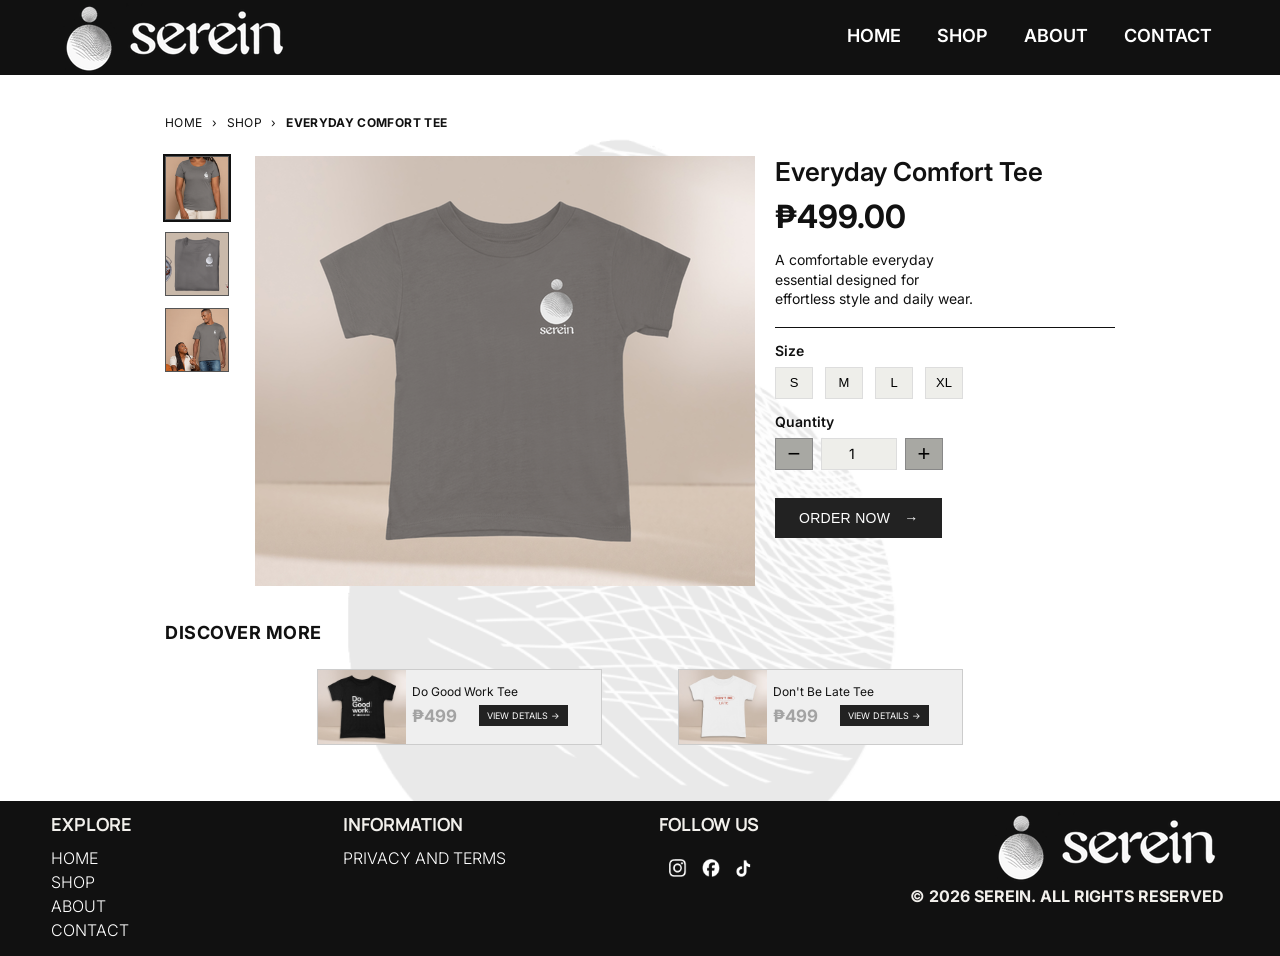
<file: everyday-comfort.html>
<!DOCTYPE html>
<html lang="en">

<head>
    <meta charset="UTF-8">
    <meta name="viewport" content="width=device-width, initial-scale=1.0">
    <title>Everyday Comfort Tee | SEREIN</title>

    <link rel="stylesheet" href="css/style.css">

    <style>
        :root {
            --ink: #111;
            --chip: #eeeeea;
            --chip-dark: #a8a8a3;
            --card: #efefef;
            --btn: #222;
            --tan: #d9c9bb;
        }

        /* PRODUCT PAGE */

        .product-detail-page main {
            position: relative;
            isolation: isolate;
            max-width: 1000px;
            margin: 0 auto;
            padding: 40px 24px 56px;
            background: #fff;
            overflow: hidden;
        }

        .breadcrumb {
            position: relative;
            z-index: 1;
            font-size: 12px;
            letter-spacing: .03em;
            margin-bottom: 26px;
        }

        .breadcrumb span {
            margin: 0 6px;
        }

        /* PRODUCT LAYOUT */

        .product {
            position: relative;
            z-index: 1;
            display: grid;
            grid-template-columns: 70px minmax(0, 1fr) minmax(0, 340px);
            gap: 20px;
            align-items: start;
        }

        /* THUMBNAILS */

        .thumbs {
            display: flex;
            flex-direction: column;
            gap: 12px;
        }

        .thumbs button {
            border: 1px solid #555;
            padding: 0;
            background: var(--tan);
            width: 64px;
            height: 64px;
            overflow: hidden;
            cursor: pointer;
        }

        .thumbs button[aria-current="true"] {
            outline: 2px solid var(--ink);
        }

        .thumbs img {
            width: 100%;
            height: 100%;
            object-fit: cover;
            display: block;
        }

        /* MAIN PRODUCT IMAGE */

        .main-image {
            width: 100%;
            height: auto;
            background: #fff;
            overflow: hidden;
        }

        .main-image img {
            display: block;
            width: 100%;
            height: auto;
            object-fit: contain;
        }

        /* PRODUCT DETAILS */

        .details h1 {
            font-size: 26px;
            font-weight: 600;
            line-height: 1.2;
        }

        .price {
            font-size: 32px;
            font-weight: 700;
            margin: 10px 0 14px;
        }

        .desc {
            font-size: 14px;
            line-height: 1.4;
            padding-bottom: 18px;
            border-bottom: 1px solid var(--ink);
        }

        .desc span {
            display: block;
            max-width: 200px;
        }

        .label {
            font-size: 14px;
            font-weight: 600;
            margin: 14px 0 8px;
            display: block;
        }

        /* SIZE BUTTONS */

        .sizes {
            display: flex;
            gap: 12px;
            flex-wrap: wrap;
        }

        .size {
            width: 38px;
            height: 32px;
            background: var(--chip);
            border: 1px solid #ddd;
            font-size: 13px;
            cursor: pointer;
        }

        .size[aria-pressed="true"] {
            background: var(--ink);
            color: #fff;
            border-color: var(--ink);
        }

        /* QUANTITY */

        .qty {
            display: flex;
            gap: 8px;
        }

        .qty button {
            width: 38px;
            height: 32px;
            background: var(--chip-dark);
            border: 1px solid #888;
            font-size: 22px;
            line-height: 1;
            cursor: pointer;
        }

        .qty input {
            width: 76px;
            height: 32px;
            text-align: center;
            background: var(--chip);
            border: 1px solid #ddd;
            font: inherit;
            font-size: 14px;
        }

        /* ORDER BUTTON */

        .order {
            margin-top: 28px;
            display: inline-flex;
            align-items: center;
            gap: 14px;
            background: var(--btn);
            color: #fff;
            border: 0;
            padding: 0 24px;
            height: 40px;
            font-size: 14px;
            letter-spacing: .02em;
            cursor: pointer;
        }

        .order:hover,
        .order:active,
        .order:focus {
            background: var(--btn);
            color: #fff;
        }

        .msg {
            font-size: 13px;
            color: #b3261e;
            margin-top: 10px;
            min-height: 18px;
        }

        /* DISCOVER MORE */

        .discover {
            position: relative;
            z-index: 1;
            margin-top: 36px;
        }

        .discover h2 {
            font-size: 18px;
            font-weight: 700;
            letter-spacing: .03em;
            margin-bottom: 26px;
        }

        .cards {
            display: flex;
            gap: 76px;
            justify-content: center;
            flex-wrap: wrap;
        }

        .card {
            display: flex;
            width: 285px;
            height: 76px;
            background: var(--card);
            border: 1px solid #ccc;
        }

        .card .thumb {
            width: 88px;
            background: var(--tan);
            flex: none;
        }

        .card .thumb img {
            width: 100%;
            height: 100%;
            object-fit: cover;
            display: block;
        }

        .card .info {
            padding: 14px 6px 0;
        }

        .card .name {
            font-size: 12px;
        }

        .card .row {
            display: flex;
            align-items: center;
            gap: 22px;
            margin-top: 6px;
        }

        .card .p {
            font-size: 17px;
            font-weight: 700;
            color: #a3a3a3;
        }

        .card .view {
            background: var(--btn);
            color: #fff;
            font-size: 9px;
            padding: 5px 8px;
            white-space: nowrap;
        }

        /* RESPONSIVE */

        @media (max-width: 760px) {

            .product-detail-page main {
                padding: 30px 20px 45px;
            }

            .product {
                grid-template-columns: 1fr;
            }

            .thumbs {
                flex-direction: row;
                order: 2;
            }

            .cards {
                gap: 20px;
            }
        }
    </style>
</head>

<body class="product-detail-page">

    <div class="site-container">

        <!-- HEADER -->

        <header class="site-header">

            <a href="index.html" class="brand">
                <img src="images-new/serein-icon.png" alt="" class="brand-icon">
                <img src="images-new/serein-wordmark-transparent.png" alt="SEREIN" class="brand-wordmark">
            </a>

            <nav>
                <a href="index.html">HOME</a>
                <a href="shop.html">SHOP</a>
                <a href="index.html#about">ABOUT</a>
                <a href="contact.html">CONTACT</a>
            </nav>

        </header>

        <!-- PRODUCT CONTENT -->

        <main>

            <div class="breadcrumb">
                <a href="index.html">HOME</a>
                <span>›</span>
                <a href="shop.html">SHOP</a>
                <span>›</span>
                <b>EVERYDAY COMFORT TEE</b>
            </div>

            <section class="product">

                <!-- SMALL THUMBNAILS -->

                <div class="thumbs" id="thumbs">

                    <button
                        type="button"
                        aria-current="true"
                        data-hires="images-new/everyday%20comfort%20thumbnail%201%20hires.png"
                    >
                        <img
                            src="images-new/everyday%20comfort%20thumbnail%201.png"
                            alt="Model wearing the Everyday Comfort Tee"
                        >
                    </button>

                    <button
                        type="button"
                        data-hires="images-new/everyday%20comfort%20thumbnail%202%20hires.png"
                    >
                        <img
                            src="images-new/everyday%20comfort%20thumbnail%202.png"
                            alt="Folded Everyday Comfort Tee"
                        >
                    </button>

                    <button
                        type="button"
                        data-hires="images-new/everyday%20comfort%20thumbnail%203%20hires.png"
                    >
                        <img
                            src="images-new/everyday%20comfort%20thumbnail%203.png"
                            alt="People wearing the Everyday Comfort Tee"
                        >
                    </button>

                </div>

                <!-- DEFAULT MAIN PRODUCT PHOTO -->

                <div class="main-image">

                    <img
                        id="main-img"
                        src="images-new/everyday%20comfort%20big%20thumbnail.png"
                        alt="Everyday Comfort Tee"
                    >

                </div>

                <!-- PRODUCT DETAILS -->

                <div class="details">

                    <h1 id="product-name">Everyday Comfort Tee</h1>

                    <p class="price" id="product-price">₱499.00</p>

                    <p class="desc">
                        <span>
                            A comfortable everyday essential designed for
                            effortless style and daily wear.
                        </span>
                    </p>

                    <span class="label" id="size-label">Size</span>

                    <div class="sizes" role="group" aria-labelledby="size-label">

                        <button type="button" class="size" aria-pressed="false">S</button>
                        <button type="button" class="size" aria-pressed="false">M</button>
                        <button type="button" class="size" aria-pressed="false">L</button>
                        <button type="button" class="size" aria-pressed="false">XL</button>

                    </div>

                    <span class="label">Quantity</span>

                    <div class="qty">

                        <button type="button" id="minus" aria-label="Decrease quantity">−</button>

                        <input
                            id="qty"
                            type="number"
                            value="1"
                            min="1"
                            aria-label="Quantity"
                        >

                        <button type="button" id="plus" aria-label="Increase quantity">+</button>

                    </div>

                    <button type="button" class="order" id="order-btn">
                        ORDER NOW <span aria-hidden="true">→</span>
                    </button>

                    <p class="msg" id="msg" role="alert"></p>

                </div>

            </section>

            <!-- DISCOVER MORE -->

            <section class="discover">

                <h2>DISCOVER MORE</h2>

                <div class="cards">

                    <article class="card">

                        <div class="thumb">
                            <img
                                src="images-new/do%20good%20work%20big%20thumbnail.png"
                                alt="Do Good Work Tee"
                            >
                        </div>

                        <div class="info">

                            <p class="name">Do Good Work Tee</p>

                            <div class="row">
                                <span class="p">₱499</span>
                                <a class="view" href="do-good-work.html">VIEW DETAILS →</a>
                            </div>

                        </div>

                    </article>

                    <article class="card">

                        <div class="thumb">
                            <img
                                src="images-new/dont%20be%20late%20big%20thumbnail.png"
                                alt="Don't Be Late Tee"
                            >
                        </div>

                        <div class="info">

                            <p class="name">Don't Be Late Tee</p>

                            <div class="row">
                                <span class="p">₱499</span>
                                <a class="view" href="dont-be-late.html">VIEW DETAILS →</a>
                            </div>

                        </div>

                    </article>

                </div>

            </section>

        </main>

        <!-- FOOTER -->

        <footer class="site-footer">

            <div class="footer-column">

                <span class="footer-heading">EXPLORE</span>

                <div class="footer-links">
                    <a href="index.html">HOME</a>
                    <a href="shop.html">SHOP</a>
                    <a href="index.html#about">ABOUT</a>
                    <a href="contact.html">CONTACT</a>
                </div>

            </div>

            <div class="footer-column">

                <span class="footer-heading">INFORMATION</span>

                <div class="footer-links">
                    <a href="privacy.html">PRIVACY AND TERMS</a>
                </div>

            </div>

            <div class="footer-column">

                <span class="footer-heading">FOLLOW US</span>

                <div class="social-icons">
                    <img
                        src="images-new/media.png"
                        alt="Instagram, Facebook and TikTok"
                    >
                </div>

            </div>

            <div class="footer-brand">

                <div class="footer-brand-logo">
                    <img src="images-new/serein-icon.png" alt="" class="footer-icon">
                    <img src="images-new/serein-wordmark-transparent.png" alt="SEREIN" class="footer-wordmark">
                </div>

                <p>© 2026 SEREIN. ALL RIGHTS RESERVED</p>

            </div>

        </footer>

    </div>

    <!-- JAVASCRIPT -->

    <script>

        var EMAIL = 'orders@examplewebsite142.com';

        var sizeBtns = document.querySelectorAll('.size');
        var qtyInput = document.getElementById('qty');
        var msg = document.getElementById('msg');
        var selectedSize = '';

        /* SIZE SELECTION */

        sizeBtns.forEach(function (button) {

            button.addEventListener('click', function () {

                sizeBtns.forEach(function (item) {
                    item.setAttribute('aria-pressed', 'false');
                });

                button.setAttribute('aria-pressed', 'true');

                selectedSize = button.textContent.trim();

                msg.textContent = '';

            });

        });

        /* QUANTITY CONTROLS */

        function setQty(number) {

            qtyInput.value = Math.max(
                1,
                parseInt(number, 10) || 1
            );

        }

        document.getElementById('minus')
            .addEventListener('click', function () {
                setQty(Number(qtyInput.value) - 1);
            });

        document.getElementById('plus')
            .addEventListener('click', function () {
                setQty(Number(qtyInput.value) + 1);
            });

        qtyInput.addEventListener('change', function () {
            setQty(qtyInput.value);
        });

        /* THUMBNAIL IMAGE SWITCHING */

        var mainImg = document.getElementById('main-img');

        document.querySelectorAll('#thumbs button')
            .forEach(function (thumbnail) {

                thumbnail.addEventListener('click', function () {

                    mainImg.src = thumbnail.dataset.hires;
                    mainImg.alt = thumbnail.querySelector('img').alt;

                    document.querySelectorAll('#thumbs button')
                        .forEach(function (item) {
                            item.removeAttribute('aria-current');
                        });

                    thumbnail.setAttribute('aria-current', 'true');

                });

            });

        /* ORDER NOW */

        document.getElementById('order-btn')
            .addEventListener('click', function () {

                if (!selectedSize) {

                    msg.textContent =
                        'Please choose a size before ordering.';

                    return;

                }

                var name = document.getElementById('product-name')
                    .textContent.trim();

                var price = document.getElementById('product-price')
                    .textContent.trim();

                var qty = qtyInput.value;

                var subject = 'Order: ' + name;

                var body =
                    'Hi Serein,\n\n' +
                    'I would like to order this t-shirt:\n\n' +
                    'Product: ' + name + '\n' +
                    'Price: ' + price + '\n' +
                    'Size: ' + selectedSize + '\n' +
                    'Quantity: ' + qty + '\n\n' +
                    'Name: \n' +
                    'Contact number: \n' +
                    'Shipping address: \n\n' +
                    'Thank you!';

                window.location.href =
                    'mailto:' + EMAIL +
                    '?subject=' + encodeURIComponent(subject) +
                    '&body=' + encodeURIComponent(body);

            });

    </script>

</body>
</html>
</file>
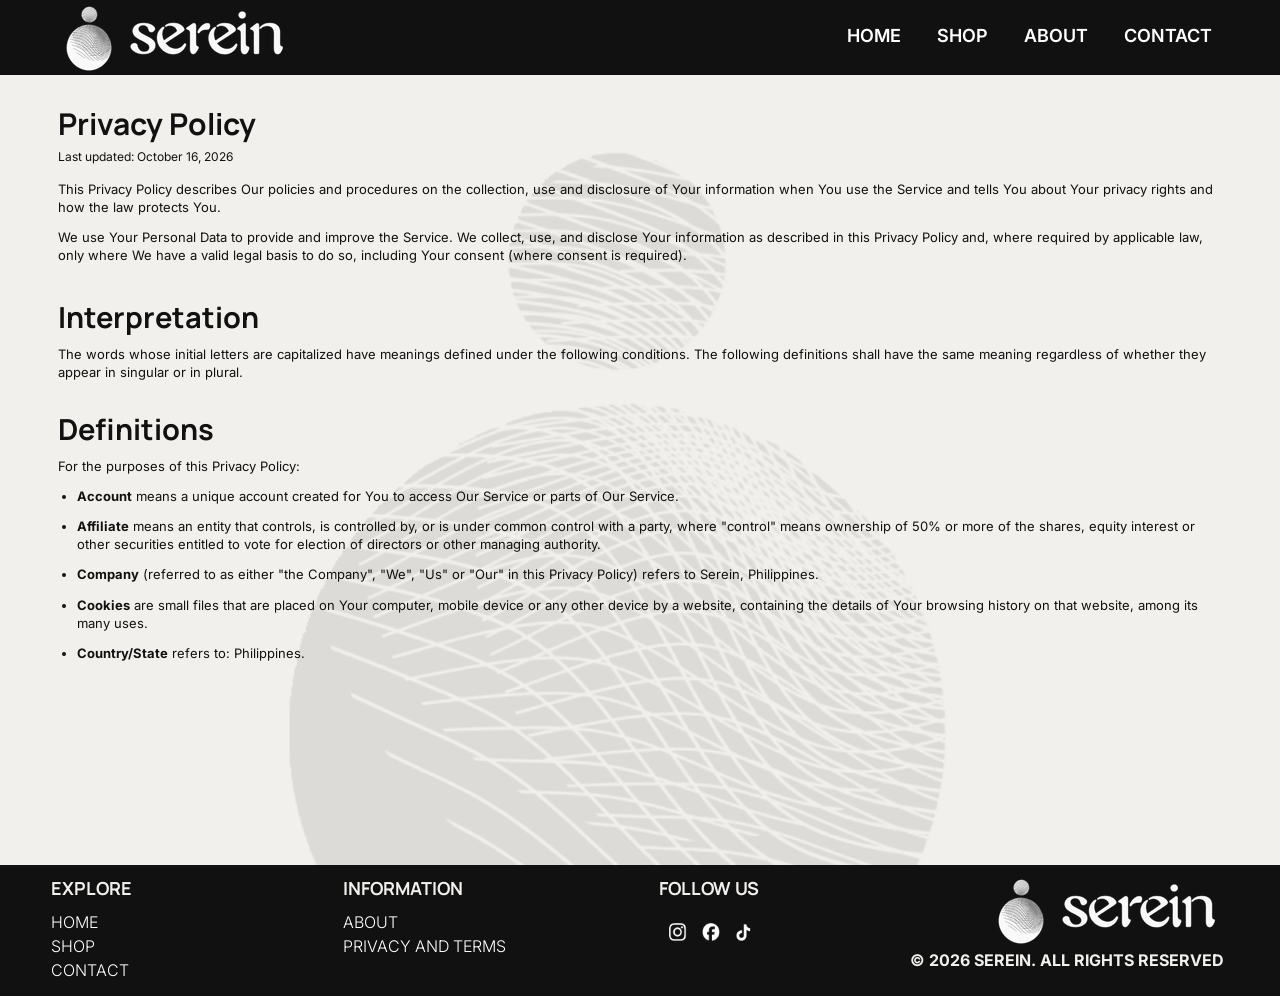
<file: privacy.html>
<!DOCTYPE html>
<html lang="en">
<head>
    <meta charset="UTF-8">
    <meta name="viewport" content="width=device-width, initial-scale=1.0">
    <title>Privacy Policy | SEREIN</title>
    <link rel="stylesheet" href="css/style.css">
</head>
<body>

    <div class="site-container">

        <header class="site-header">
            <a href="index.html" class="brand">
                <img src="images-new/serein-icon.png" alt="" class="brand-icon">
                <img src="images-new/serein-wordmark-transparent.png" alt="SEREIN" class="brand-wordmark">
            </a>

            <nav>
                <a href="index.html">HOME</a>
                <a href="shop.html">SHOP</a>
                <a href="index.html#about">ABOUT</a>
                <a href="contact.html">CONTACT</a>
            </nav>
        </header>

        <main class="privacy-page">

            <div class="watermark-top"></div>
            <div class="watermark-main"></div>

            <div class="privacy-content">

                <h1>Privacy Policy</h1>

                <p class="privacy-date">Last updated: October 16, 2026</p>

                <section class="intro-section">
                    <p>This Privacy Policy describes Our policies and procedures on the collection, use and disclosure of Your information when You use the Service and tells You about Your privacy rights and how the law protects You.</p>

                    <p>We use Your Personal Data to provide and improve the Service. We collect, use, and disclose Your information as described in this Privacy Policy and, where required by applicable law, only where We have a valid legal basis to do so, including Your consent (where consent is required).</p>
                </section>

                <section class="privacy-section">
                    <h2>Interpretation</h2>

                    <p>The words whose initial letters are capitalized have meanings defined under the following conditions. The following definitions shall have the same meaning regardless of whether they appear in singular or in plural.</p>
                </section>

                <section class="privacy-section definitions-section">
                    <h2>Definitions</h2>

                    <p>For the purposes of this Privacy Policy:</p>

                    <ul>
                        <li><strong>Account</strong> means a unique account created for You to access Our Service or parts of Our Service.</li>

                        <li><strong>Affiliate</strong> means an entity that controls, is controlled by, or is under common control with a party, where "control" means ownership of 50% or more of the shares, equity interest or other securities entitled to vote for election of directors or other managing authority.</li>

                        <li><strong>Company</strong> (referred to as either "the Company", "We", "Us" or "Our" in this Privacy Policy) refers to Serein, Philippines.</li>

                        <li><strong>Cookies</strong> are small files that are placed on Your computer, mobile device or any other device by a website, containing the details of Your browsing history on that website, among its many uses.</li>

                        <li><strong>Country/State</strong> refers to: Philippines.</li>
                    </ul>
                </section>

            </div>
        </main>

        <footer class="site-footer">

            <div class="footer-column">
                <span class="footer-heading">EXPLORE</span>
                <div class="footer-links">
                    <a href="index.html">HOME</a>
                    <a href="shop.html">SHOP</a>
                    <a href="contact.html">CONTACT</a>
                </div>
            </div>

            <div class="footer-column">
                <span class="footer-heading">INFORMATION</span>
                <div class="footer-links">
                    <a href="index.html#about">ABOUT</a>
                    <a href="privacy.html">PRIVACY AND TERMS</a>
                </div>
            </div>

            <div class="footer-column">
                <span class="footer-heading">FOLLOW US</span>
                <div class="social-icons">
                    <img src="images-new/media.png" alt="Instagram, Facebook and TikTok">
                </div>
            </div>

            <div class="footer-brand">
                <div class="footer-brand-logo">
                    <img src="images-new/serein-icon.png" alt="" class="footer-icon">
                    <img src="images-new/serein-wordmark-transparent.png" alt="SEREIN" class="footer-wordmark">
                </div>

                <p>© 2026 SEREIN. ALL RIGHTS RESERVED</p>
            </div>

        </footer>

    </div>

</body>
</html>
</file>
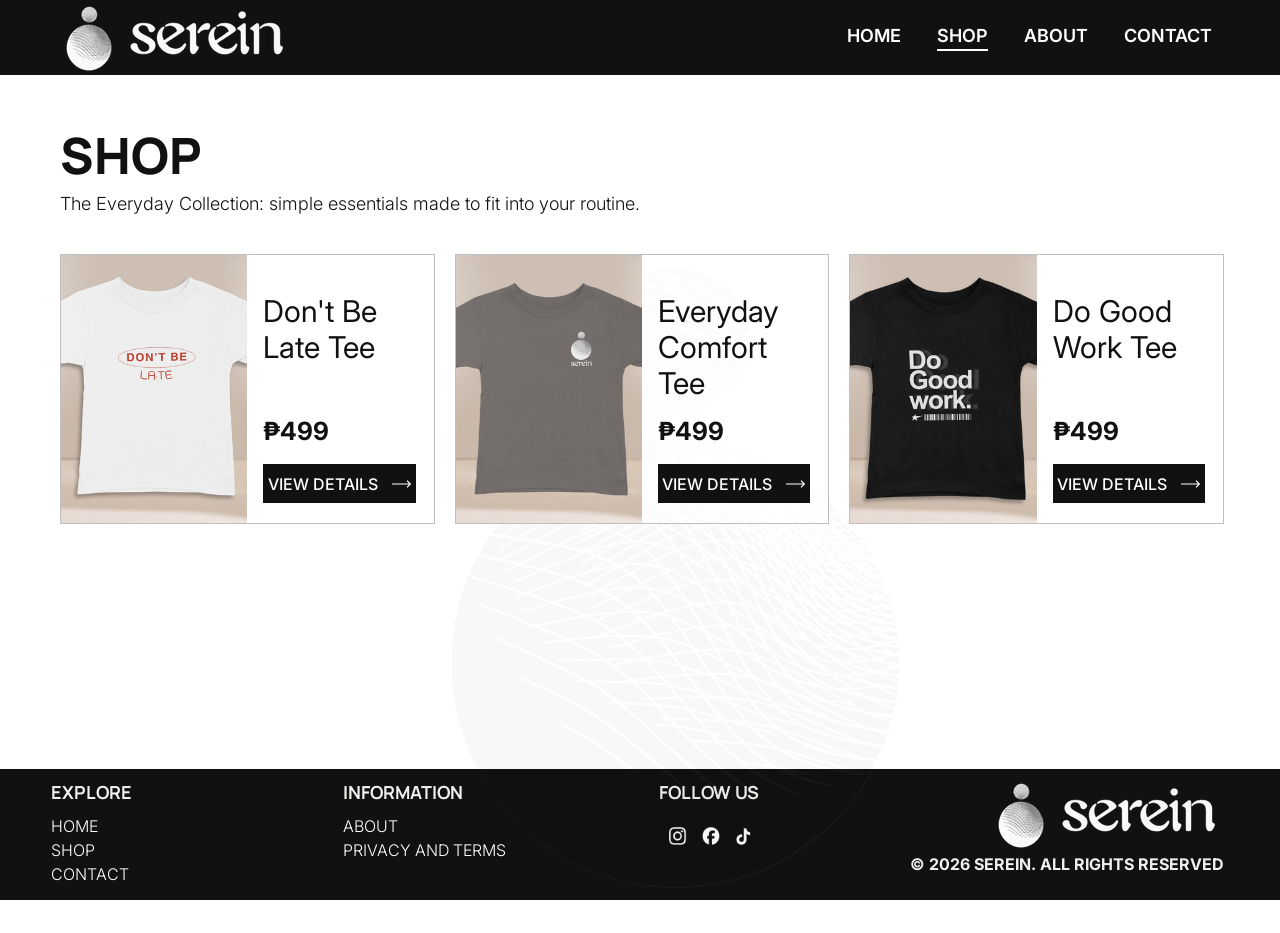
<file: shop.html>
<!DOCTYPE html>
<html lang="en">
<head>
    <meta charset="UTF-8">
    <meta name="viewport" content="width=device-width, initial-scale=1.0">
    <title>Shop | SEREIN</title>
    <link href="https://cdn.jsdelivr.net/npm/bootstrap@5.3.3/dist/css/bootstrap.min.css" rel="stylesheet">
    <link rel="stylesheet" href="css/style.css">
</head>
<body class="page-white">
    <a class="skip-link" href="#main-content">Skip to main content</a>
    <div class="site-container">
        <header class="site-header">
            <a href="index.html" class="brand" aria-label="SEREIN home">
                <img src="images/serein-icon.png" alt="" class="brand-icon">
                <img src="images/serein-wordmark-transparent.png" alt="SEREIN" class="brand-wordmark">
            </a>
            <nav aria-label="Main navigation">
                <a href="index.html">HOME</a>
                <a href="shop.html" aria-current="page">SHOP</a>
                <a href="index.html#about">ABOUT</a>
                <a href="contact.html">CONTACT</a>
            </nav>
        </header>

        <main id="main-content" tabindex="-1">
            <section class="shop-page-header">
                <h1>Shop</h1>
                <p>The Everyday Collection: simple essentials made to fit into your routine.</p>
            </section>
            <section class="shop-section" aria-labelledby="shop-products-heading">
                <h2 class="visually-hidden" id="shop-products-heading">All products</h2>
                <div class="product-grid">
                <article class="product-card">
                    <a class="product-card-image" href="dont-be-late.html" tabindex="-1" aria-hidden="true">
                        <img src="images/dont-be-late-big-thumbnail.png" alt="">
                    </a>
                    <div class="product-card-body">
                        <h3 class="product-card-name">Don't Be Late Tee</h3>
                        <p class="product-card-price">₱499</p>
                        <a class="dark-button" href="dont-be-late.html" aria-label="View details of Don&#39;t Be Late Tee">VIEW DETAILS <svg viewBox="0 0 24 10" fill="none" stroke="currentColor" stroke-width="1.4" aria-hidden="true"><path d="M0 5h22M18 1l4 4-4 4"/></svg></a>
                    </div>
                </article>
                <article class="product-card">
                    <a class="product-card-image" href="everyday-comfort.html" tabindex="-1" aria-hidden="true">
                        <img src="images/everyday-comfort-big-thumbnail.png" alt="">
                    </a>
                    <div class="product-card-body">
                        <h3 class="product-card-name">Everyday Comfort Tee</h3>
                        <p class="product-card-price">₱499</p>
                        <a class="dark-button" href="everyday-comfort.html" aria-label="View details of Everyday Comfort Tee">VIEW DETAILS <svg viewBox="0 0 24 10" fill="none" stroke="currentColor" stroke-width="1.4" aria-hidden="true"><path d="M0 5h22M18 1l4 4-4 4"/></svg></a>
                    </div>
                </article>
                <article class="product-card">
                    <a class="product-card-image" href="do-good-work.html" tabindex="-1" aria-hidden="true">
                        <img src="images/do-good-work-big-thumbnail.png" alt="">
                    </a>
                    <div class="product-card-body">
                        <h3 class="product-card-name">Do Good Work Tee</h3>
                        <p class="product-card-price">₱499</p>
                        <a class="dark-button" href="do-good-work.html" aria-label="View details of Do Good Work Tee">VIEW DETAILS <svg viewBox="0 0 24 10" fill="none" stroke="currentColor" stroke-width="1.4" aria-hidden="true"><path d="M0 5h22M18 1l4 4-4 4"/></svg></a>
                    </div>
                </article>
                </div>
            </section>
        </main>

        <footer class="site-footer">
            <div class="footer-column">
                <span class="footer-heading">Explore</span>
                <div class="footer-links">
                    <a href="index.html">Home</a>
                    <a href="shop.html">Shop</a>
                    <a href="contact.html">Contact</a>
                </div>
            </div>
            <div class="footer-column">
                <span class="footer-heading">Information</span>
                <div class="footer-links">
                    <a href="index.html#about">About</a>
                    <a href="privacy.html">Privacy and Terms</a>
                </div>
            </div>
            <div class="footer-column">
                <span class="footer-heading">Follow us</span>
                <div class="social-icons">
                    <img src="images/media.png" alt="Instagram, Facebook and TikTok">
                </div>
            </div>
            <div class="footer-brand">
                <div class="footer-brand-logo">
                    <img src="images/serein-icon.png" alt="" class="footer-icon">
                    <img src="images/serein-wordmark-transparent.png" alt="SEREIN" class="footer-wordmark">
                </div>
                <p>© 2026 SEREIN. All rights reserved</p>
            </div>
        </footer>
    </div>
    <script src="https://cdn.jsdelivr.net/npm/bootstrap@5.3.3/dist/js/bootstrap.bundle.min.js"></script>
</body>
</html>
</file>
<file: css/style.css>
@import url('https://fonts.googleapis.com/css2?family=Inter:wght@300;400;500;600;700;800&family=Manrope:wght@400;500;600;700;800&display=swap');

:root {
    --ink: #111111;
    --ivory: #f2f0ec;
    --gray: #8a8985;
    --white: #ffffff;
    --btn: #252525;
    --error: #b3261e; /* 4.5:1+ on ivory and white */
    --line: rgba(0, 0, 0, .25);
    --max-width: 1440px;
    --font-heading: 'Manrope', sans-serif;
    --font-body: 'Inter', sans-serif;
}

* {
    margin: 0;
    padding: 0;
    box-sizing: border-box;
}

@media (prefers-reduced-motion: no-preference) {
    html {
        scroll-behavior: smooth;
    }
}

/* Keep Bootstrap's Reboot from changing the Figma spacing:
   this file loads after Bootstrap, so these win. */
h1, h2, h3, h4, h5, h6, p, ul, ol {
    margin: 0;
}

body {
    line-height: normal;
}

body {
    font-family: var(--font-body);
    color: var(--ink);
    background: var(--ivory);
}

/* white-background pages (home, shop, product) */
body.page-white {
    background: var(--white);
}

img {
    max-width: 100%;
}

a {
    color: inherit;
    text-decoration: none;
}

/* Sticky footer: every page fills the viewport */
.site-container {
    min-height: 100vh;
    display: flex;
    flex-direction: column;
    overflow-x: clip;
}

.site-container > main {
    flex: 1 0 auto;
}

/* ---------- ACCESSIBILITY: skip link + visible focus ---------- */

.skip-link {
    position: absolute;
    top: 8px;
    left: 8px;
    z-index: 1000;
    padding: 10px 16px;
    background: var(--white);
    color: var(--ink);
    font-weight: 600;
    border: 2px solid var(--ink);
    transform: translateY(-200%);
}

.skip-link:focus {
    transform: none;
}

:focus-visible {
    outline: 3px solid var(--ink);
    outline-offset: 3px;
}

/* on the dark header and footer the ring must be light */
.site-header :focus-visible,
.site-footer :focus-visible,
.dark-button:focus-visible,
.btn-serein-submit:focus-visible {
    outline-color: #f2f0ec;
    outline-offset: 3px;
    box-shadow: 0 0 0 3px #111111;
}

main:focus {
    outline: none;
}

/* ---------- HEADER (75px bar) ---------- */

.site-header {
    height: 75px;
    padding: 0 68px 0 60px;
    background: var(--ink);
    display: flex;
    align-items: center;
    justify-content: space-between;
    flex-shrink: 0;
}

.brand {
    display: flex;
    align-items: center;
    height: 70px;
}

.brand-icon {
    width: 60px;
    height: 70px;
    object-fit: contain;
}

.brand-wordmark {
    width: 172px;
    height: 70px;
    object-fit: contain;
}

.site-header nav {
    display: flex;
    align-items: center;
    gap: 36px;
}

.site-header nav a {
    color: var(--white);
    font-size: 18px;
    font-weight: 600;
    text-transform: uppercase;
    padding-bottom: 3px;
    border-bottom: 2px solid transparent;
}

.site-header nav a:hover,
.site-header nav a[aria-current="page"] {
    border-bottom-color: var(--white);
}

/* ---------- BUTTONS (dark, with long arrow) ---------- */

.dark-button {
    display: inline-flex;
    align-items: center;
    justify-content: center;
    gap: 14px;
    height: 39px;
    padding: 0 20px;
    background: var(--ink);
    color: var(--white);
    font-family: var(--font-body);
    font-size: 16px;
    font-weight: 500;
    text-transform: uppercase;
    white-space: nowrap;
    border: 0;
    cursor: pointer;
    transition: background-color .2s ease;
}

.dark-button:hover {
    background: #3a3a3a;
}

.dark-button svg {
    width: 20px;
    height: 10px;
    flex: none;
}

/* ---------- WATERMARK (brand mark behind content) ---------- */

.watermark {
    position: relative;
    isolation: isolate;
}

.watermark::before {
    content: "";
    position: absolute;
    z-index: -1;
    pointer-events: none;
    background: url("../images/serein-watermark.png") center top / 100% auto no-repeat;
}

/* ---------- HOME: HERO ---------- */

.hero {
    display: grid;
    grid-template-columns: 509px minmax(0, 1fr);
    background: var(--ivory);
    min-height: 250px;
}

.hero-text {
    padding: 0 40px 0 59px;
    display: flex;
    flex-direction: column;
    justify-content: center;
    gap: 34px;
    align-items: flex-start;
}

.hero h1 {
    font-family: var(--font-heading);
    font-size: 50px;
    font-weight: 800;
    line-height: 70px;
    text-transform: uppercase;
}

.hero .dark-button {
    min-width: 256px;
}

.hero-image {
    display: block;
    width: 100%;
    height: 100%;
    min-height: 250px;
    object-fit: cover;
    object-position: left center;
}

/* ---------- HOME / SHOP: PRODUCT CARDS ---------- */

.section-title {
    font-family: var(--font-heading);
    font-size: 35px;
    font-weight: 800;
    line-height: 1.2;
    text-transform: uppercase;
}

.shop-section {
    position: relative;
    isolation: isolate;
    padding: 30px 56px 60px 35px;
    max-width: var(--max-width);
    margin: 0 auto;
}

.shop-section::before {
    content: "";
    position: absolute;
    z-index: -1;
    pointer-events: none;
    top: 0;
    left: 384px;
    width: 614px;
    height: 719px;
    background: url("../images/serein-watermark.png") center top / 100% auto no-repeat;
    opacity: .35;
}

.product-grid {
    display: grid;
    grid-template-columns: repeat(3, minmax(0, 1fr));
    gap: 20px;
    padding: 0 0 0 25px;
    margin-top: 30px;
}

.product-card {
    display: grid;
    grid-template-columns: minmax(0, 1fr) minmax(0, 1fr);
    border: 1px solid var(--line);
    background: rgba(255, 255, 255, .6);
    min-height: 270px;
}

.product-card-image {
    display: block;
    background: #d9c9bb;
    overflow: hidden;
}

.product-card-image img {
    display: block;
    width: 100%;
    height: 100%;
    object-fit: cover;
}

.product-card-body {
    padding: 38px 18px 0 16px;
    display: flex;
    flex-direction: column;
    align-items: flex-start;
}

.product-card-name {
    font-size: 30px;
    font-weight: 400;
    line-height: 1.2;
}

.product-card-price {
    font-size: 25px;
    font-weight: 700;
    margin: auto 0 18px;
}

.product-card .dark-button {
    width: 100%;
    margin-bottom: 20px;
    font-size: 16px;
}

/* ---------- HOME: ABOUT STRIP ---------- */

.about-section {
    display: grid;
    grid-template-columns: 754fr 686fr;
    min-height: 185px;
    margin-top: 10px;
}

.about-section img {
    display: block;
    width: 100%;
    height: 100%;
    min-height: 185px;
    object-fit: cover;
}

.about-text {
    background: var(--ivory);
    padding: 6px 56px 6px 55px;
    display: flex;
    flex-direction: column;
    justify-content: center;
    align-items: flex-start;
    gap: 8px;
}

.about-text h2 {
    font-family: var(--font-heading);
    font-size: 35px;
    font-weight: 800;
    text-transform: uppercase;
}

.about-text p {
    font-size: 18px;
    font-weight: 300;
    line-height: 1.35;
    margin-bottom: 8px;
}

/* ---------- SHOP PAGE ---------- */

.shop-page-header {
    padding: 50px 60px 0;
    max-width: var(--max-width);
    margin: 0 auto;
}

.shop-page-header h1 {
    font-family: var(--font-heading);
    font-size: 50px;
    font-weight: 800;
    text-transform: uppercase;
    margin-bottom: 8px;
}

.shop-page-header p {
    font-size: 18px;
    font-weight: 300;
}

.shop-page-header + .shop-section {
    padding-top: 10px;
}

.definitions-section ul {
    padding-left: 28px;
    margin-top: 14px;
}

.definitions-section li {
    margin-bottom: 16px;
}

/* ---------- FOOTER (120px bar) ---------- */

.site-footer {
    min-height: 120px;
    padding: 11px 56px 14px 51px;
    background: var(--ink);
    color: var(--white);
    display: grid;
    grid-template-columns: 272px 296px minmax(0, 1fr) auto;
    align-items: start;
    column-gap: 20px;
    flex-shrink: 0;
}

.footer-column {
    display: flex;
    flex-direction: column;
    gap: 6px;
}

.footer-heading {
    color: var(--ivory);
    font-family: var(--font-heading);
    font-size: 18px;
    font-weight: 700;
    text-transform: uppercase;
    margin-bottom: 4px;
}

.footer-links {
    display: flex;
    flex-direction: column;
    gap: 0;
}

.footer-links a {
    display: inline-block;
    padding: 2px 0;
    font-size: 16px;
    font-weight: 300;
    text-transform: uppercase;
    line-height: 1.25;
}

.footer-links a:hover {
    text-decoration: underline;
}

.social-icons img {
    display: block;
    width: 104px;
    height: auto;
}

.footer-brand {
    display: flex;
    flex-direction: column;
    align-items: flex-end;
    gap: 4px;
}

.footer-brand-logo {
    display: flex;
    align-items: center;
}

.footer-icon {
    width: 60px;
    height: 70px;
    object-fit: contain;
}

.footer-wordmark {
    width: 172px;
    height: 70px;
    object-fit: contain;
}

.footer-brand p {
    color: var(--ivory);
    font-size: 16px;
    font-weight: 700;
    text-transform: uppercase;
    text-align: right;
}

/* ---------- RESPONSIVE ---------- */

@media (max-width: 1200px) {
    .product-grid {
        grid-template-columns: 1fr;
        padding-left: 0;
    }

    .shop-section {
        padding-left: 24px;
        padding-right: 24px;
    }

    .shop-section::before {
        left: 50%;
        transform: translateX(-50%);
    }
}

@media (max-width: 900px) {
    .hero {
        grid-template-columns: 1fr;
    }

    .hero-text {
        padding: 40px 24px;
    }

    /* show the whole banner (its text sits mid-image) instead of cropping it */
    .hero-image {
        height: auto;
        min-height: 0;
    }

    .hero h1 {
        font-size: 38px;
        line-height: 1.2;
    }

    .about-section {
        grid-template-columns: 1fr;
    }

}

@media (max-width: 1024px) {
    .site-footer {
        grid-template-columns: repeat(2, minmax(0, 1fr));
        row-gap: 24px;
    }

    .footer-brand {
        align-items: flex-start;
        grid-column: 1 / -1;
    }

    .footer-brand p {
        text-align: left;
    }
}

@media (max-width: 700px) {
    .site-header {
        height: auto;
        min-height: 75px;
        padding: 10px 20px;
        flex-wrap: wrap;
        gap: 6px 20px;
    }

    .brand,
    .brand-icon,
    .brand-wordmark {
        height: 52px;
    }

    .brand-icon {
        width: 45px;
    }

    .brand-wordmark {
        width: 128px;
    }

    .site-header nav {
        gap: 18px;
        flex-wrap: wrap;
    }

    .site-header nav a {
        font-size: 14px;
        padding: 12px 0 8px;
    }

    .footer-links a {
        padding: 10px 0;
    }

    .product-card {
        grid-template-columns: 1fr;
    }

    .product-card-image {
        height: 240px;
    }

    .product-card-body {
        padding: 20px 16px 0;
    }

    .product-card-price {
        margin-top: 8px;
    }

    .shop-page-header {
        padding: 36px 24px 0;
    }

    .shop-page-header h1,
    .section-title,
    .privacy-content h1,
    .privacy-section h2 {
        font-size: 30px;
    }

    .about-text {
        padding: 28px 24px;
    }

    .privacy-page {
        padding: 24px 22px 40px;
    }

    .privacy-page::before {
        left: 50%;
        transform: translateX(-50%);
        width: 120vw;
        height: 140vw;
    }

    .intro-section p,
    .privacy-section p,
    .definitions-section li,
    .privacy-date {
        font-size: 16px;
    }
}

/* CONTACT PAGE MAIN SECTION */

.contact-main {
    position: relative;
    overflow: hidden;
    background-image: url('../images-new/background-logo.png');
    background-repeat: no-repeat;
    background-position: -120px center;
    background-size: 650px auto;
}

.contact-wrapper {
    padding-left: 45px;
    padding-right: 45px;
    position: relative;
    z-index: 2;
}

@media (max-width: 768px) {
    .contact-main {
        background-size: 380px auto;
        background-position: -80px 40px;
    }
    .contact-wrapper {
        padding-left: 20px;
        padding-right: 20px;
    }
}

.left-column p {
    font-size: 1.05rem;
    line-height: 1.6;
    max-width: 380px;
}

.contact-title {
    font-size: clamp(2.5rem, 4vw, 3.5rem);
    letter-spacing: -0.02em;
    color: #111111;
}

.office-info h2 {
    letter-spacing: 0.03em;
    color: #111111;
}

.office-info p {
    font-size: 0.95rem;
    line-height: 1.5;
    color: #222222;
}

.office-email {
    color: #111111;
    text-decoration: underline;
    text-underline-offset: 3px;
}

.office-email:hover {
    color: #555555;
}

.form-group label {
    font-size: 0.9rem;
    font-weight: 500;
    margin-bottom: 0.35rem;
    color: #111111;
}

.form-group label span {
    color: #d93025;
    margin-left: 2px;
}

.serein-input {
    background-color: #ffffff;
    border: 1px solid #d4d4d4;
    border-radius: 6px;
    padding: 0.6rem 0.75rem;
    font-size: 0.95rem;
    transition: border-color 0.2s ease, box-shadow 0.2s ease;
}

.serein-input:focus {
    background-color: #ffffff;
    border-color: #111111;
    box-shadow: 0 0 0 0.15rem rgba(17, 17, 17, 0.15);
}

.btn-serein-submit {
    background-color: #111111;
    color: #ffffff;
    border: 1px solid #111111;
    border-radius: 0; /* Sharp corners matching wireframe */
    padding: 0.65rem 1.75rem;
    font-size: 0.85rem;
    font-weight: 500;
    letter-spacing: 0.06em;
    text-transform: uppercase;
    transition: background-color 0.2s ease, color 0.2s ease;
}

.btn-serein-submit:hover {
    background-color: #333333;
    border-color: #333333;
    color: #ffffff;
}

/* PRIVACY POLICY CONTENT */

.privacy-page {
    position: relative;
    isolation: isolate;
    overflow: hidden;
    width: 100%;
    min-height: 790px;
    padding: 28px 4.5% 30px;
    background: #F2F0EC;
}

.privacy-page::before {
    content: "";
    position: absolute;
    top: 0;
    left: 50%;
    transform: translateX(-50%);
    width: min(80vw, 900px);
    height: 100%;
    background-image: url("../images-new/serein%20watermark.png");
    background-repeat: no-repeat;
    background-position: center top;
    background-size: 100% auto;
    pointer-events: none;
    z-index: 0;
}

.privacy-content {
    position: relative;
    z-index: 1;
    width: 100%;
}

.privacy-content h1 {
    font-family: 'Manrope', sans-serif;
    font-size: 30px;
    font-weight: 700;
    margin-bottom: 5px;
}

.privacy-date {
    font-size: 12px;
    margin-bottom: 17px;
}

.intro-section p {
    font-size: 13px;
    line-height: 1.35;
    margin-bottom: 13px;
}

.privacy-section {
    margin-top: 33px;
}

.privacy-section h2 {
    font-family: 'Manrope', sans-serif;
    font-size: 29px;
    font-weight: 700;
    margin-bottom: 8px;
}

.privacy-section p {
    font-size: 13px;
    line-height: 1.4;
}

.definitions-section {
    margin-top: 27px;
}

.definitions-section ul {
    padding-left: 19px;
    margin-top: 12px;
}

.definitions-section li {
    font-size: 13px;
    line-height: 1.4;
    padding-left: 0;
    margin-bottom: 12px;
}

/* PRODUCT DETAIL PAGES */

.product-detail-page {
    background: #FFFFFF;
}

.product-detail-page main {
    position: relative;
    isolation: isolate;
    background: #FFFFFF;
    overflow: hidden;
}

/* PRODUCT PAGE WATERMARK */

.product-detail-page main::before {
    content: "";
    position: absolute;
    top: 0;
    left: 50%;
    transform: translateX(-50%);
    width: min(80vw, 750px);
    height: 100%;
    background-image: url("../images-new/serein%20watermark.png");
    background-repeat: no-repeat;
    background-position: center 0;
    background-size: 100% auto;
    pointer-events: none;
    z-index: 0;
}

.product-detail-page main > * {
    position: relative;
    z-index: 1;
}

/* PRODUCT IMAGE - PRESERVE ORIGINAL PROPORTIONS */

.product-detail-page .main-image {
    width: 100%;
    height: auto;
    aspect-ratio: auto;
    background: #FFFFFF;
    overflow: hidden;
}

.product-detail-page .main-image img {
    display: block;
    width: 100%;
    height: auto;
    max-height: none;
    object-fit: contain;
}
</file>
